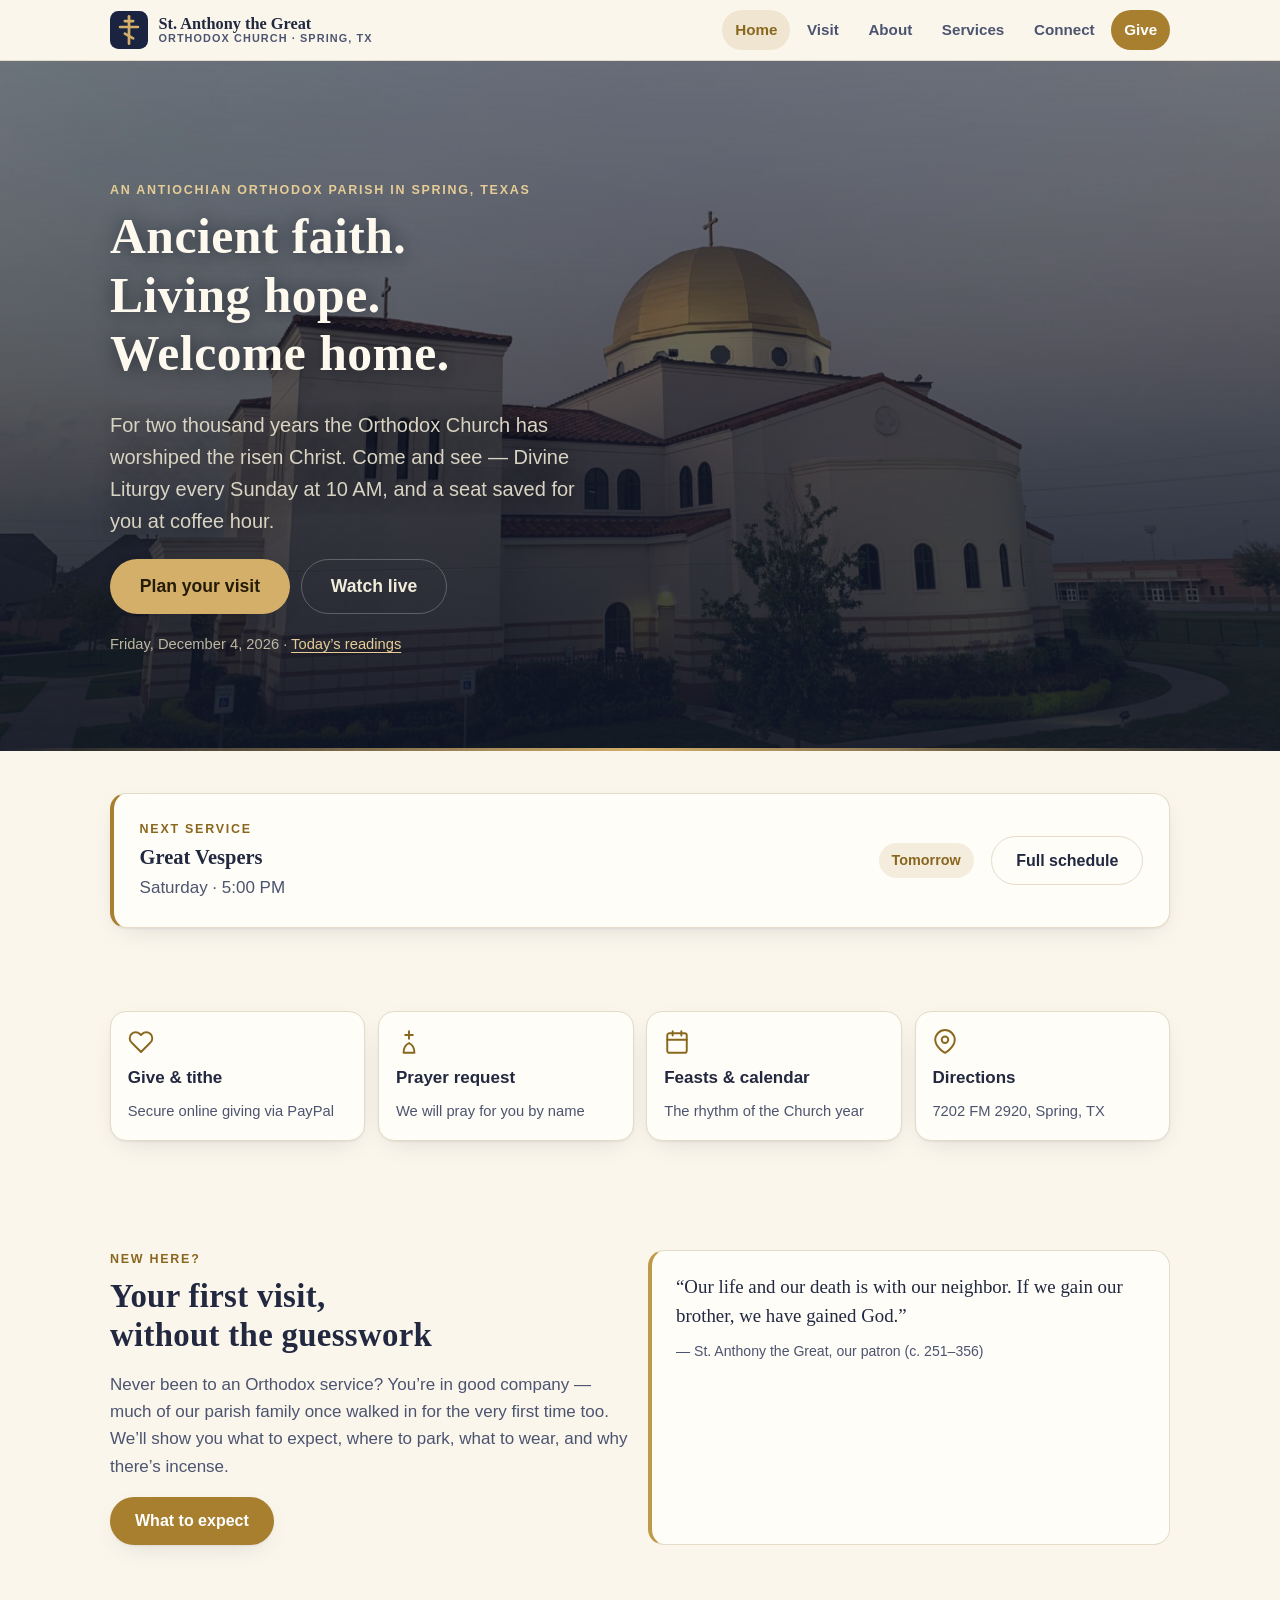
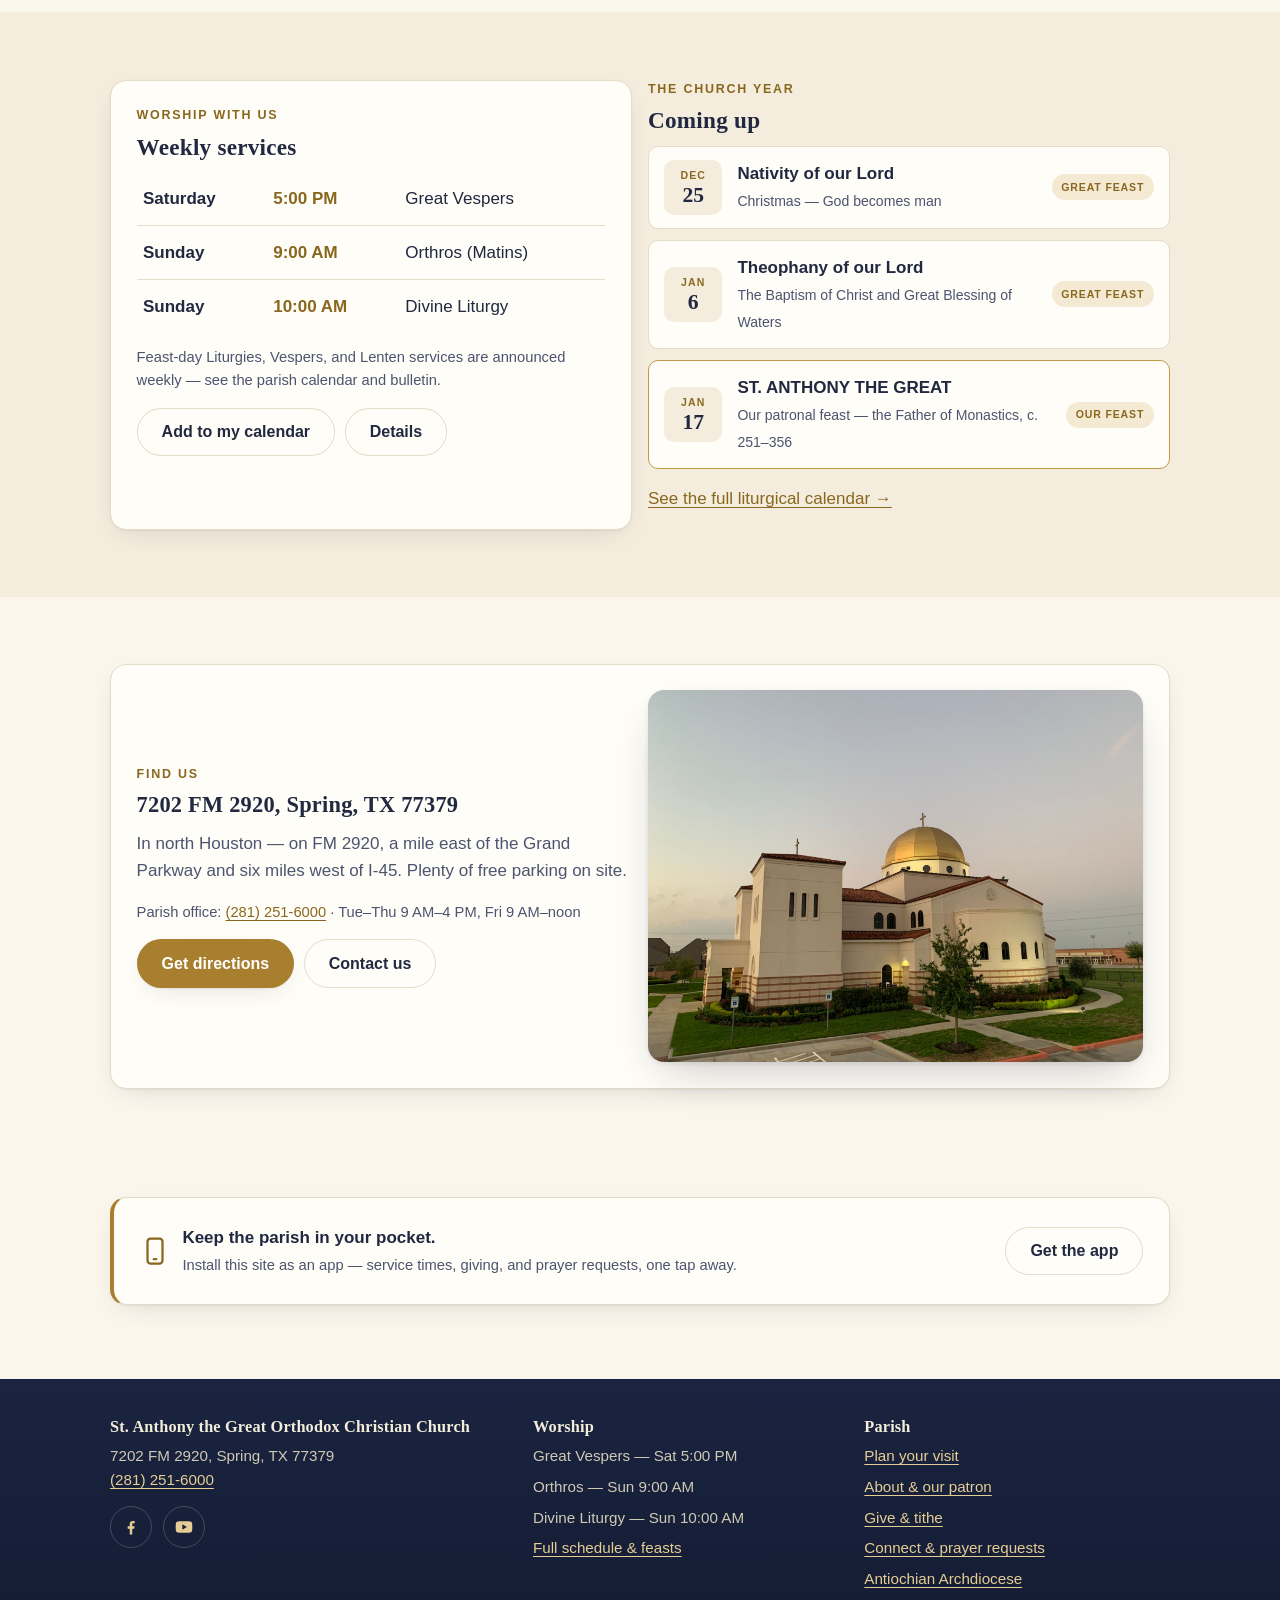
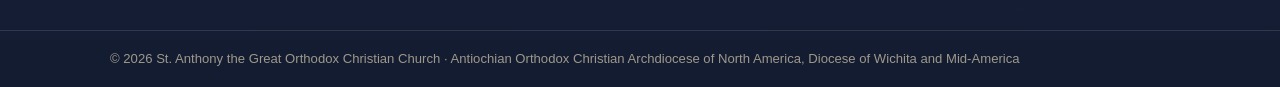
<file: index.html>
<!DOCTYPE html>
<html lang="en">
<head>
<meta charset="utf-8">
<meta name="viewport" content="width=device-width, initial-scale=1, viewport-fit=cover">
<title>St. Anthony the Great Orthodox Church — Spring, TX</title>
<meta name="description" content="St. Anthony the Great Antiochian Orthodox Christian Church in Spring, Texas. Divine Liturgy Sundays at 10 AM. All are welcome — plan your visit, see the liturgical calendar, give online, and connect with the parish.">
<meta name="theme-color" content="#1a2440">
<link rel="icon" href="./favicon.svg" type="image/svg+xml">
<link rel="apple-touch-icon" href="./assets/icons/apple-touch-icon.png">
<link rel="manifest" href="./manifest.webmanifest">
<link rel="stylesheet" href="./assets/css/main.css">
<meta property="og:type" content="website">
<meta property="og:title" content="St. Anthony the Great Orthodox Church — Spring, TX">
<meta property="og:description" content="An Antiochian Orthodox Christian parish in north Houston. Divine Liturgy Sundays 10 AM — all are welcome.">
<meta property="og:url" content="https://www.stanthonythegreat.org/">
<meta property="og:image" content="https://www.stanthonythegreat.org/assets/img/church-hero.jpg">
<script type="application/ld+json">
{
  "@context": "https://schema.org",
  "@type": "Church",
  "name": "St. Anthony the Great Orthodox Christian Church",
  "url": "https://www.stanthonythegreat.org/",
  "telephone": "+1-281-251-6000",
  "address": {
    "@type": "PostalAddress",
    "streetAddress": "7202 FM 2920",
    "addressLocality": "Spring",
    "addressRegion": "TX",
    "postalCode": "77379",
    "addressCountry": "US"
  },
  "sameAs": [
    "https://www.facebook.com/stanthonyspringtx/",
    "https://www.youtube.com/@stanthonythegreat7202"
  ]
}
</script>
<script src="./assets/js/config.js" defer></script>
<script src="./assets/js/liturgical.js" defer></script>
<script src="./assets/js/main.js" defer></script>
</head>
<body>
<a class="skip-link" href="#main">Skip to content</a>

<header class="site-header">
  <div class="container header-inner">
    <a class="brand" href="./index.html">
      <svg class="brand-mark" viewBox="0 0 64 64" aria-hidden="true">
        <rect width="64" height="64" rx="14" fill="#1a2440"/>
        <g stroke="#d4af6a" stroke-width="4.5" stroke-linecap="round" fill="none">
          <path d="M32 9v46"/><path d="M25 17h14"/><path d="M17 27h30"/><path d="M25 38l14 8"/>
        </g>
      </svg>
      <span>
        <span class="brand-name">St. Anthony the Great</span>
        <span class="brand-sub">Orthodox Church · Spring, TX</span>
      </span>
    </a>
    <nav class="top-nav" aria-label="Primary">
      <a href="./index.html" aria-current="page">Home</a>
      <a href="./visit.html">Visit</a>
      <a href="./about.html">About</a>
      <a href="./services.html">Services</a>
      <a href="./connect.html">Connect</a>
      <a class="nav-give" href="./give.html">Give</a>
    </nav>
  </div>
</header>

<main id="main">

  <!-- ============ HERO ============ -->
  <section class="hero hero--photo">
    <div class="container hero-inner">
      <p class="eyebrow">An Antiochian Orthodox parish in Spring, Texas</p>
      <h1>Ancient faith. Living hope. Welcome home.</h1>
      <p class="lede">For two thousand years the Orthodox Church has worshiped the risen Christ. Come and see — Divine Liturgy every Sunday at 10&nbsp;AM, and a seat saved for you at coffee hour.</p>
      <div class="hero-ctas">
        <a class="btn btn-primary btn-lg" href="./visit.html">Plan your visit</a>
        <a class="btn btn-ghost btn-lg" href="https://www.youtube.com/@stanthonythegreat7202/streams" rel="noopener">Watch live</a>
      </div>
      <p class="small" style="margin-top:1.2rem; color:#bdb6a2;">
        <span data-today></span> ·
        <a href="https://www.antiochian.org/liturgicday" rel="noopener" style="color:#e6cc95">Today’s readings</a>
      </p>
    </div>
  </section>

  <!-- ============ NEXT SERVICE ============ -->
  <section class="section-tight">
    <div class="container">
      <div class="card next-service" data-next-service hidden>
        <div>
          <div class="eyebrow" style="margin-bottom:.15em">Next service</div>
          <div class="ns-when"><span data-ns-name>Divine Liturgy</span></div>
          <div class="muted" data-ns-when>Sunday · 10:00 AM</div>
        </div>
        <span class="ns-count" data-ns-count>—</span>
        <a class="btn btn-ghost" href="./services.html">Full schedule</a>
      </div>
      <noscript>
        <div class="card next-service">
          <div>
            <div class="eyebrow" style="margin-bottom:.15em">Weekly services</div>
            <div class="ns-when">Sun 9:00 AM Orthros · 10:00 AM Divine Liturgy</div>
            <div class="muted">Saturday Great Vespers 5:00 PM</div>
          </div>
        </div>
      </noscript>
    </div>
  </section>

  <!-- ============ QUICK ACTIONS ============ -->
  <section class="section-tight">
    <div class="container">
      <div class="qa-grid">
        <a class="qa reveal" href="./give.html">
          <svg viewBox="0 0 24 24" fill="none" stroke="currentColor" stroke-width="1.8" stroke-linecap="round" stroke-linejoin="round" aria-hidden="true"><path d="M20.8 4.6a5.5 5.5 0 0 0-7.8 0L12 5.6l-1-1a5.5 5.5 0 0 0-7.8 7.8l1 1L12 21.2l7.8-7.8 1-1a5.5 5.5 0 0 0 0-7.8z"/></svg>
          Give &amp; tithe
          <span class="small muted">Secure online giving via PayPal</span>
        </a>
        <a class="qa reveal" href="./connect.html#prayer">
          <svg viewBox="0 0 24 24" fill="none" stroke="currentColor" stroke-width="1.8" stroke-linecap="round" stroke-linejoin="round" aria-hidden="true"><path d="M12 2v7M8.5 5.5h7"/><path d="M7 22c0-5 1.5-7.5 5-9 3.5 1.5 5 4 5 9z"/></svg>
          Prayer request
          <span class="small muted">We will pray for you by name</span>
        </a>
        <a class="qa reveal" href="./services.html#calendar">
          <svg viewBox="0 0 24 24" fill="none" stroke="currentColor" stroke-width="1.8" stroke-linecap="round" stroke-linejoin="round" aria-hidden="true"><rect x="3" y="4" width="18" height="18" rx="2"/><path d="M16 2v4M8 2v4M3 10h18"/></svg>
          Feasts &amp; calendar
          <span class="small muted">The rhythm of the Church year</span>
        </a>
        <a class="qa reveal" href="#" data-directions rel="noopener">
          <svg viewBox="0 0 24 24" fill="none" stroke="currentColor" stroke-width="1.8" stroke-linecap="round" stroke-linejoin="round" aria-hidden="true"><path d="M21 10c0 7-9 12-9 12s-9-5-9-12a9 9 0 0 1 18 0z"/><circle cx="12" cy="10" r="3"/></svg>
          Directions
          <span class="small muted">7202 FM 2920, Spring, TX</span>
        </a>
      </div>
    </div>
  </section>

  <!-- ============ NEW HERE ============ -->
  <section class="section">
    <div class="container grid grid-2">
      <div class="reveal">
        <p class="eyebrow">New here?</p>
        <h2>Your first visit, without the guesswork</h2>
        <p class="muted">Never been to an Orthodox service? You’re in good company — much of our parish family once walked in for the very first time too. We’ll show you what to expect, where to park, what to wear, and why there’s incense.</p>
        <a class="btn btn-primary" href="./visit.html">What to expect</a>
      </div>
      <blockquote class="saying reveal">
        “Our life and our death is with our neighbor. If we gain our brother, we have gained God.”
        <footer>— St. Anthony the Great, our patron (c. 251–356)</footer>
      </blockquote>
    </div>
  </section>

  <!-- ============ SCHEDULE + FEASTS ============ -->
  <section class="section" style="background:var(--surface-2)">
    <div class="container grid grid-2">
      <div class="card reveal">
        <p class="eyebrow">Worship with us</p>
        <h3 style="font-size:1.45rem">Weekly services</h3>
        <table class="sched" aria-label="Weekly service schedule">
          <tbody data-schedule>
            <tr><th scope="row">Saturday</th><td class="t">5:00 PM</td><td>Great Vespers</td></tr>
            <tr><th scope="row">Sunday</th><td class="t">9:00 AM</td><td>Orthros (Matins)</td></tr>
            <tr><th scope="row">Sunday</th><td class="t">10:00 AM</td><td>Divine Liturgy</td></tr>
          </tbody>
        </table>
        <p class="small muted" style="margin-top:.8rem">Feast-day Liturgies, Vespers, and Lenten services are announced weekly — see the parish calendar and bulletin.</p>
        <div style="display:flex; gap:.6rem; flex-wrap:wrap">
          <a class="btn btn-ghost" href="./assets/services.ics" download>Add to my calendar</a>
          <a class="btn btn-ghost" href="./services.html">Details</a>
        </div>
      </div>
      <div class="reveal">
        <p class="eyebrow">The Church year</p>
        <h3 style="font-size:1.45rem">Coming up</h3>
        <ul class="feast-list" data-feasts="3"></ul>
        <p style="margin-top:1rem"><a href="./services.html#calendar">See the full liturgical calendar →</a></p>
      </div>
    </div>
  </section>

  <!-- ============ VISIT / MAP ============ -->
  <section class="section">
    <div class="container">
      <div class="card grid grid-2 reveal" style="align-items:center">
        <div>
          <p class="eyebrow">Find us</p>
          <h3 style="font-size:1.4rem">7202 FM 2920, Spring, TX 77379</h3>
          <p class="muted">In north Houston — on FM 2920, a mile east of the Grand Parkway and six miles west of I-45. Plenty of free parking on site.</p>
          <p class="muted small">Parish office: <a data-phone href="tel:+12812516000">(281) 251-6000</a> · Tue–Thu 9 AM–4 PM, Fri 9 AM–noon</p>
          <div style="display:flex; gap:.6rem; flex-wrap:wrap">
            <a class="btn btn-primary" href="#" data-directions rel="noopener">Get directions</a>
            <a class="btn btn-ghost" href="./connect.html">Contact us</a>
          </div>
        </div>
        <div class="photo-card">
          <img src="./assets/img/church-hero.jpg" alt="St. Anthony the Great Orthodox Church at dusk — cream walls, tile roofs, and the gold dome crowned with a cross" loading="lazy" width="1800" height="1350">
        </div>
      </div>
    </div>
  </section>

  <!-- ============ APP ============ -->
  <section class="section-tight">
    <div class="container">
      <div class="card install-tip show reveal" style="border-left:4px solid var(--accent)">
        <svg viewBox="0 0 24 24" width="30" height="30" fill="none" stroke="var(--accent-strong)" stroke-width="1.8" stroke-linecap="round" aria-hidden="true"><rect x="6" y="2" width="12" height="20" rx="2.5"/><path d="M11 18.5h2"/></svg>
        <span><strong>Keep the parish in your pocket.</strong><br>
        <span class="muted small">Install this site as an app — service times, giving, and prayer requests, one tap away.</span></span>
        <button class="btn btn-ghost" type="button" data-install>Get the app</button>
      </div>
    </div>
  </section>

</main>

<!-- ============ FOOTER ============ -->
<footer class="site-footer">
  <div class="container footer-grid">
    <div>
      <h4>St. Anthony the Great Orthodox Christian Church</h4>
      <p style="margin:0">7202 FM 2920, Spring, TX 77379<br>
      <a data-phone href="tel:+12812516000">(281) 251-6000</a></p>
      <div class="social-row">
        <a href="https://www.facebook.com/stanthonyspringtx/" rel="noopener" aria-label="Facebook">
          <svg viewBox="0 0 24 24" fill="currentColor" aria-hidden="true"><path d="M13.5 21v-7h2.4l.4-3h-2.8V9.1c0-.9.2-1.5 1.5-1.5h1.4V4.9c-.3 0-1.2-.1-2.2-.1-2.2 0-3.7 1.3-3.7 3.8V11H8v3h2.5v7z"/></svg>
        </a>
        <a href="https://www.youtube.com/@stanthonythegreat7202" rel="noopener" aria-label="YouTube">
          <svg viewBox="0 0 24 24" fill="currentColor" aria-hidden="true"><path d="M21.6 7.2a2.6 2.6 0 0 0-1.8-1.9C18.2 5 12 5 12 5s-6.2 0-7.8.3a2.6 2.6 0 0 0-1.8 1.9A27 27 0 0 0 2 12a27 27 0 0 0 .4 4.8 2.6 2.6 0 0 0 1.8 1.9c1.6.3 7.8.3 7.8.3s6.2 0 7.8-.3a2.6 2.6 0 0 0 1.8-1.9A27 27 0 0 0 22 12a27 27 0 0 0-.4-4.8zM10 15.2V8.8L15.5 12z"/></svg>
        </a>
      </div>
    </div>
    <div>
      <h4>Worship</h4>
      <ul class="footer-links">
        <li>Great Vespers — Sat 5:00 PM</li>
        <li>Orthros — Sun 9:00 AM</li>
        <li>Divine Liturgy — Sun 10:00 AM</li>
        <li><a href="./services.html">Full schedule &amp; feasts</a></li>
      </ul>
    </div>
    <div>
      <h4>Parish</h4>
      <ul class="footer-links">
        <li><a href="./visit.html">Plan your visit</a></li>
        <li><a href="./about.html">About &amp; our patron</a></li>
        <li><a href="./give.html">Give &amp; tithe</a></li>
        <li><a href="./connect.html">Connect &amp; prayer requests</a></li>
        <li><a href="https://www.antiochian.org/" rel="noopener">Antiochian Archdiocese</a></li>
      </ul>
    </div>
  </div>
  <div class="footer-base">
    <div class="container">© <span data-year>2026</span> St. Anthony the Great Orthodox Christian Church · Antiochian Orthodox Christian Archdiocese of North America, Diocese of Wichita and Mid-America</div>
  </div>
</footer>

<!-- ============ APP TAB BAR ============ -->
<nav class="tabbar" aria-label="App navigation">
  <a href="./index.html" aria-current="page">
    <svg viewBox="0 0 24 24" fill="none" stroke="currentColor" stroke-width="1.9" stroke-linecap="round" stroke-linejoin="round" aria-hidden="true"><path d="M3 10.5 12 3l9 7.5"/><path d="M5 9.5V21h14V9.5"/></svg>
    Home
  </a>
  <a href="./visit.html">
    <svg viewBox="0 0 24 24" fill="none" stroke="currentColor" stroke-width="1.9" stroke-linecap="round" stroke-linejoin="round" aria-hidden="true"><path d="M21 10c0 7-9 12-9 12s-9-5-9-12a9 9 0 0 1 18 0z"/><circle cx="12" cy="10" r="3"/></svg>
    Visit
  </a>
  <a href="./services.html">
    <svg viewBox="0 0 24 24" fill="none" stroke="currentColor" stroke-width="1.9" stroke-linecap="round" stroke-linejoin="round" aria-hidden="true"><rect x="3" y="4" width="18" height="18" rx="2"/><path d="M16 2v4M8 2v4M3 10h18"/></svg>
    Services
  </a>
  <a href="./give.html">
    <svg viewBox="0 0 24 24" fill="none" stroke="currentColor" stroke-width="1.9" stroke-linecap="round" stroke-linejoin="round" aria-hidden="true"><path d="M20.8 4.6a5.5 5.5 0 0 0-7.8 0L12 5.6l-1-1a5.5 5.5 0 0 0-7.8 7.8l1 1L12 21.2l7.8-7.8 1-1a5.5 5.5 0 0 0 0-7.8z"/></svg>
    Give
  </a>
  <a href="./connect.html">
    <svg viewBox="0 0 24 24" fill="none" stroke="currentColor" stroke-width="1.9" stroke-linecap="round" stroke-linejoin="round" aria-hidden="true"><path d="M21 11.5a8.5 8.5 0 0 1-8.5 8.5c-1.5 0-3-.4-4.2-1.1L3 20l1.1-5.3A8.5 8.5 0 1 1 21 11.5z"/></svg>
    Connect
  </a>
</nav>

</body>
</html>
</file>
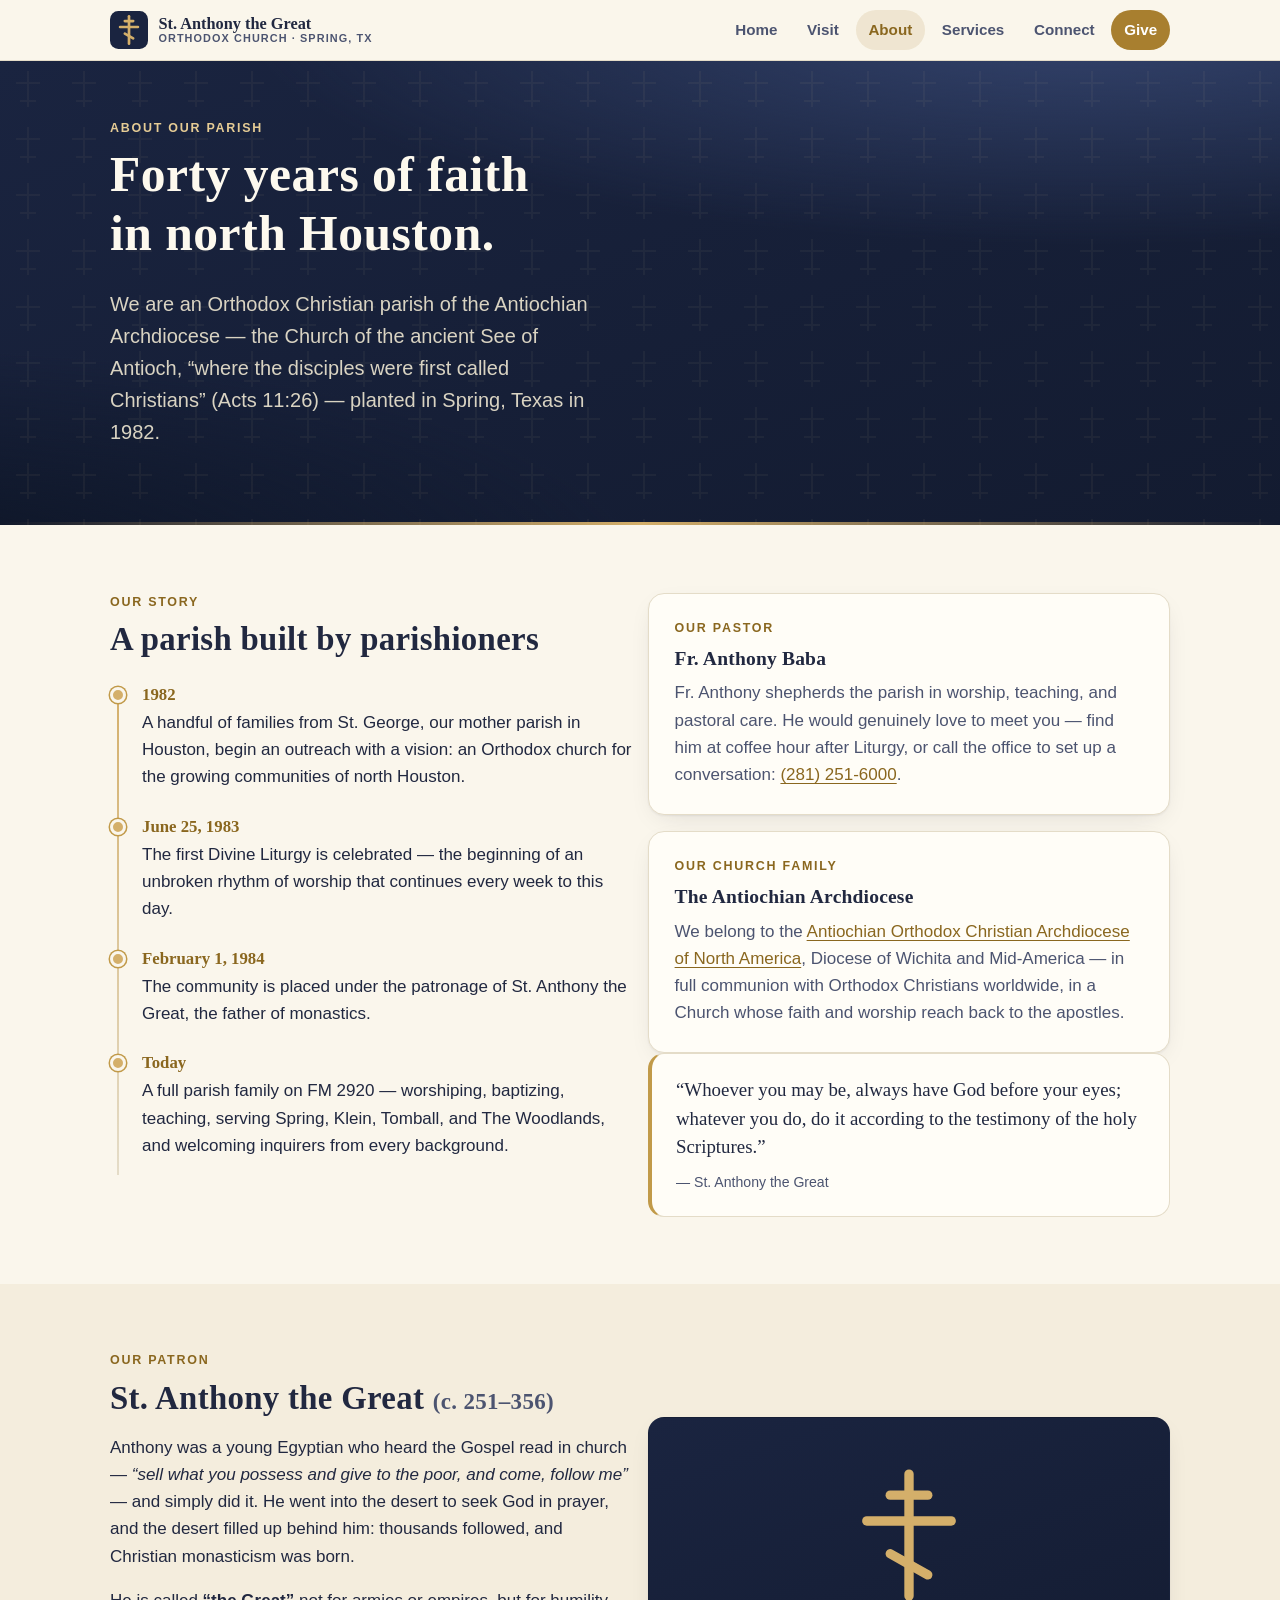
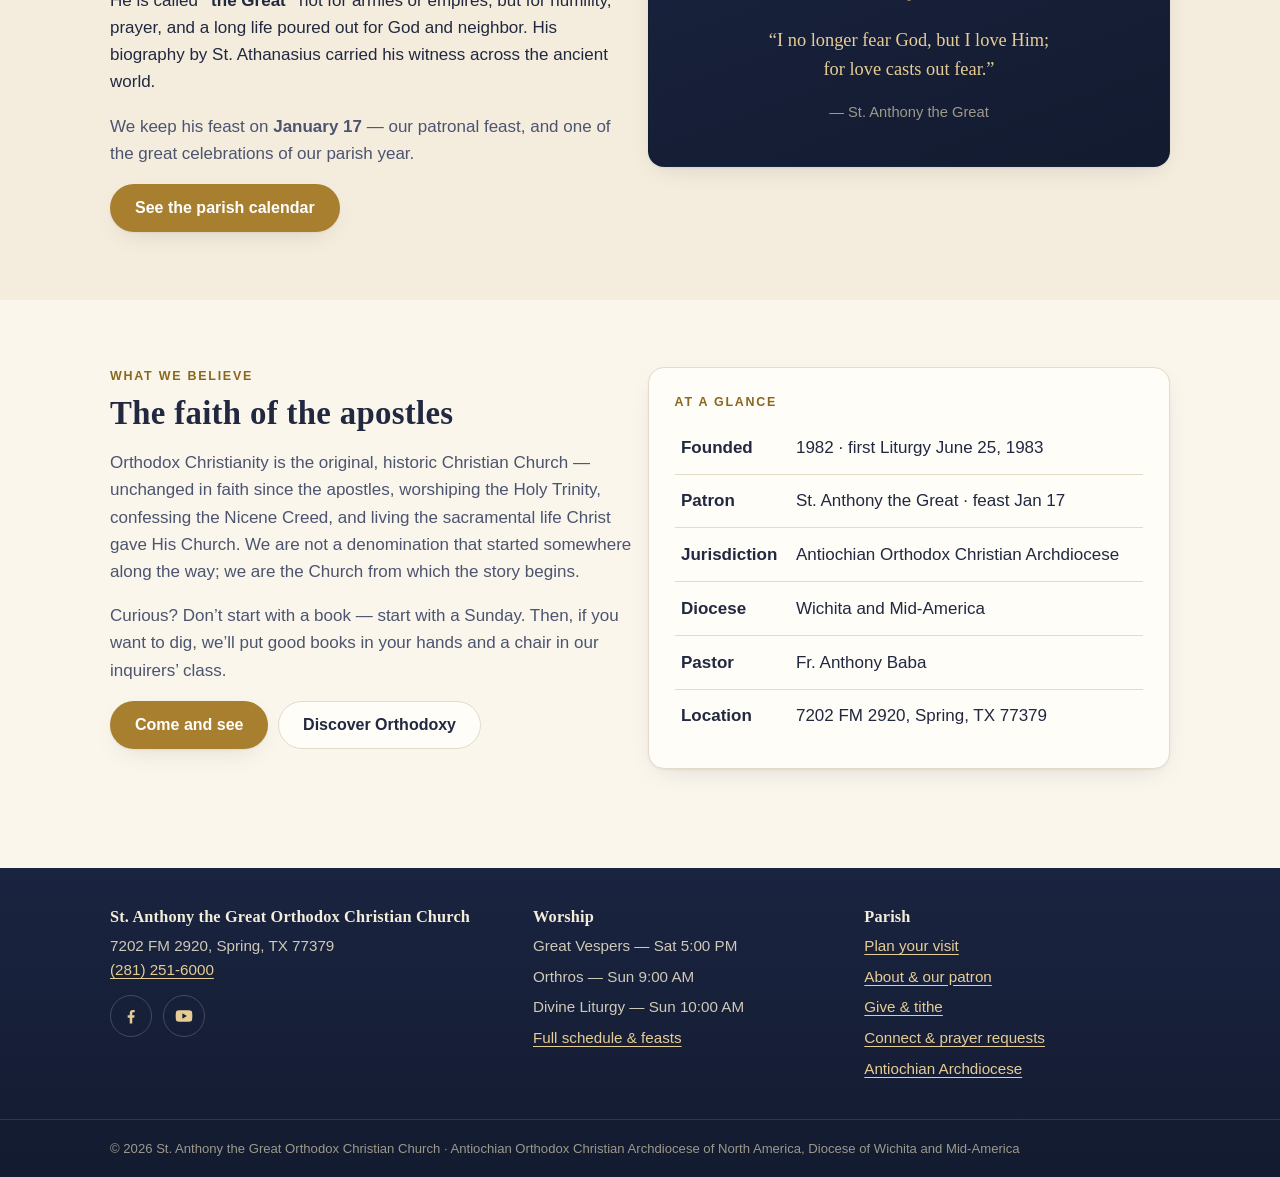
<file: about.html>
<!DOCTYPE html>
<html lang="en">
<head>
<meta charset="utf-8">
<meta name="viewport" content="width=device-width, initial-scale=1, viewport-fit=cover">
<title>About Us — St. Anthony the Great Orthodox Church, Spring TX</title>
<meta name="description" content="The story of St. Anthony the Great Orthodox Christian Church in Spring, Texas — an Antiochian Orthodox parish serving north Houston since 1982 — and the desert father whose name we bear.">
<meta name="theme-color" content="#1a2440">
<meta property="og:image" content="https://www.stanthonythegreat.org/assets/img/church-hero.jpg">
<link rel="icon" href="./favicon.svg" type="image/svg+xml">
<link rel="apple-touch-icon" href="./assets/icons/apple-touch-icon.png">
<link rel="manifest" href="./manifest.webmanifest">
<link rel="stylesheet" href="./assets/css/main.css">
<script src="./assets/js/config.js" defer></script>
<script src="./assets/js/liturgical.js" defer></script>
<script src="./assets/js/main.js" defer></script>
</head>
<body>
<a class="skip-link" href="#main">Skip to content</a>

<header class="site-header">
  <div class="container header-inner">
    <a class="brand" href="./index.html">
      <svg class="brand-mark" viewBox="0 0 64 64" aria-hidden="true">
        <rect width="64" height="64" rx="14" fill="#1a2440"/>
        <g stroke="#d4af6a" stroke-width="4.5" stroke-linecap="round" fill="none">
          <path d="M32 9v46"/><path d="M25 17h14"/><path d="M17 27h30"/><path d="M25 38l14 8"/>
        </g>
      </svg>
      <span>
        <span class="brand-name">St. Anthony the Great</span>
        <span class="brand-sub">Orthodox Church · Spring, TX</span>
      </span>
    </a>
    <nav class="top-nav" aria-label="Primary">
      <a href="./index.html">Home</a>
      <a href="./visit.html">Visit</a>
      <a href="./about.html" aria-current="page">About</a>
      <a href="./services.html">Services</a>
      <a href="./connect.html">Connect</a>
      <a class="nav-give" href="./give.html">Give</a>
    </nav>
  </div>
</header>

<main id="main">

  <section class="hero page-hero">
    <div class="container hero-inner">
      <p class="eyebrow">About our parish</p>
      <h1>Forty years of faith in north Houston.</h1>
      <p class="lede">We are an Orthodox Christian parish of the Antiochian Archdiocese — the Church of the ancient See of Antioch, “where the disciples were first called Christians” (Acts 11:26) — planted in Spring, Texas in 1982.</p>
    </div>
  </section>

  <section class="section">
    <div class="container grid grid-2">
      <div class="reveal">
        <p class="eyebrow">Our story</p>
        <h2>A parish built by parishioners</h2>
        <ul class="timeline" style="margin-top:1.4rem">
          <li>
            <span class="year">1982</span><br>
            A handful of families from St. George, our mother parish in Houston, begin an outreach with a vision: an Orthodox church for the growing communities of north Houston.
          </li>
          <li>
            <span class="year">June 25, 1983</span><br>
            The first Divine Liturgy is celebrated — the beginning of an unbroken rhythm of worship that continues every week to this day.
          </li>
          <li>
            <span class="year">February 1, 1984</span><br>
            The community is placed under the patronage of St. Anthony the Great, the father of monastics.
          </li>
          <li>
            <span class="year">Today</span><br>
            A full parish family on FM 2920 — worshiping, baptizing, teaching, serving Spring, Klein, Tomball, and The Woodlands, and welcoming inquirers from every background.
          </li>
        </ul>
      </div>
      <div class="stack reveal">
        <div class="card">
          <p class="eyebrow">Our pastor</p>
          <h3>Fr. Anthony Baba</h3>
          <p class="muted" style="margin:0">Fr. Anthony shepherds the parish in worship, teaching, and pastoral care. He would genuinely love to meet you — find him at coffee hour after Liturgy, or call the office to set up a conversation: <a data-phone href="tel:+12812516000">(281) 251-6000</a>.</p>
        </div>
        <div class="card">
          <p class="eyebrow">Our church family</p>
          <h3>The Antiochian Archdiocese</h3>
          <p class="muted" style="margin:0">We belong to the <a href="https://www.antiochian.org/" rel="noopener">Antiochian Orthodox Christian Archdiocese of North America</a>, Diocese of Wichita and Mid-America — in full communion with Orthodox Christians worldwide, in a Church whose faith and worship reach back to the apostles.</p>
        </div>
        <blockquote class="saying">
          “Whoever you may be, always have God before your eyes; whatever you do, do it according to the testimony of the holy Scriptures.”
          <footer>— St. Anthony the Great</footer>
        </blockquote>
      </div>
    </div>
  </section>

  <section class="section" style="background:var(--surface-2)">
    <div class="container">
      <div class="grid grid-2" style="align-items:center">
        <div class="reveal">
          <p class="eyebrow">Our patron</p>
          <h2>St. Anthony the Great <span class="muted" style="font-size:.7em">(c. 251–356)</span></h2>
          <p>Anthony was a young Egyptian who heard the Gospel read in church — <em>“sell what you possess and give to the poor, and come, follow me”</em> — and simply did it. He went into the desert to seek God in prayer, and the desert filled up behind him: thousands followed, and Christian monasticism was born.</p>
          <p>He is called <strong>“the Great”</strong> not for armies or empires, but for humility, prayer, and a long life poured out for God and neighbor. His biography by St. Athanasius carried his witness across the ancient world.</p>
          <p class="muted">We keep his feast on <strong>January 17</strong> — our patronal feast, and one of the great celebrations of our parish year.</p>
          <a class="btn btn-primary" href="./services.html#calendar">See the parish calendar</a>
        </div>
        <div class="card reveal center" style="background:linear-gradient(160deg, var(--navy-800), var(--navy-900)); border-color:transparent">
          <svg viewBox="0 0 64 64" aria-hidden="true" style="max-width:150px; margin:1rem auto">
            <g stroke="#d4af6a" stroke-width="4" stroke-linecap="round" fill="none">
              <path d="M32 6v52"/><path d="M24 15h16"/><path d="M14 26h36"/><path d="M24 40l16 9"/>
            </g>
          </svg>
          <p style="color:#e6cc95; font-family:var(--font-display); font-size:1.15rem; margin:0 0 1rem">
            “I no longer fear God, but I love Him;<br>for love casts out fear.”
          </p>
          <p class="small" style="color:#9d998b; margin:0 0 1rem">— St. Anthony the Great</p>
        </div>
      </div>
    </div>
  </section>

  <section class="section">
    <div class="container grid grid-2">
      <div class="reveal">
        <p class="eyebrow">What we believe</p>
        <h2>The faith of the apostles</h2>
        <p class="muted">Orthodox Christianity is the original, historic Christian Church — unchanged in faith since the apostles, worshiping the Holy Trinity, confessing the Nicene Creed, and living the sacramental life Christ gave His Church. We are not a denomination that started somewhere along the way; we are the Church from which the story begins.</p>
        <p class="muted">Curious? Don’t start with a book — start with a Sunday. Then, if you want to dig, we’ll put good books in your hands and a chair in our inquirers’ class.</p>
        <div style="display:flex; gap:.6rem; flex-wrap:wrap">
          <a class="btn btn-primary" href="./visit.html">Come and see</a>
          <a class="btn btn-ghost" href="https://www.antiochian.org/discover" rel="noopener">Discover Orthodoxy</a>
        </div>
      </div>
      <div class="card reveal">
        <p class="eyebrow">At a glance</p>
        <table class="sched">
          <tbody>
            <tr><th scope="row">Founded</th><td>1982 · first Liturgy June 25, 1983</td></tr>
            <tr><th scope="row">Patron</th><td>St. Anthony the Great · feast Jan 17</td></tr>
            <tr><th scope="row">Jurisdiction</th><td>Antiochian Orthodox Christian Archdiocese</td></tr>
            <tr><th scope="row">Diocese</th><td>Wichita and Mid-America</td></tr>
            <tr><th scope="row">Pastor</th><td>Fr. Anthony Baba</td></tr>
            <tr><th scope="row">Location</th><td>7202 FM 2920, Spring, TX 77379</td></tr>
          </tbody>
        </table>
      </div>
    </div>
  </section>

</main>

<footer class="site-footer">
  <div class="container footer-grid">
    <div>
      <h4>St. Anthony the Great Orthodox Christian Church</h4>
      <p style="margin:0">7202 FM 2920, Spring, TX 77379<br>
      <a data-phone href="tel:+12812516000">(281) 251-6000</a></p>
      <div class="social-row">
        <a href="https://www.facebook.com/stanthonyspringtx/" rel="noopener" aria-label="Facebook">
          <svg viewBox="0 0 24 24" fill="currentColor" aria-hidden="true"><path d="M13.5 21v-7h2.4l.4-3h-2.8V9.1c0-.9.2-1.5 1.5-1.5h1.4V4.9c-.3 0-1.2-.1-2.2-.1-2.2 0-3.7 1.3-3.7 3.8V11H8v3h2.5v7z"/></svg>
        </a>
        <a href="https://www.youtube.com/@stanthonythegreat7202" rel="noopener" aria-label="YouTube">
          <svg viewBox="0 0 24 24" fill="currentColor" aria-hidden="true"><path d="M21.6 7.2a2.6 2.6 0 0 0-1.8-1.9C18.2 5 12 5 12 5s-6.2 0-7.8.3a2.6 2.6 0 0 0-1.8 1.9A27 27 0 0 0 2 12a27 27 0 0 0 .4 4.8 2.6 2.6 0 0 0 1.8 1.9c1.6.3 7.8.3 7.8.3s6.2 0 7.8-.3a2.6 2.6 0 0 0 1.8-1.9A27 27 0 0 0 22 12a27 27 0 0 0-.4-4.8zM10 15.2V8.8L15.5 12z"/></svg>
        </a>
      </div>
    </div>
    <div>
      <h4>Worship</h4>
      <ul class="footer-links">
        <li>Great Vespers — Sat 5:00 PM</li>
        <li>Orthros — Sun 9:00 AM</li>
        <li>Divine Liturgy — Sun 10:00 AM</li>
        <li><a href="./services.html">Full schedule &amp; feasts</a></li>
      </ul>
    </div>
    <div>
      <h4>Parish</h4>
      <ul class="footer-links">
        <li><a href="./visit.html">Plan your visit</a></li>
        <li><a href="./about.html">About &amp; our patron</a></li>
        <li><a href="./give.html">Give &amp; tithe</a></li>
        <li><a href="./connect.html">Connect &amp; prayer requests</a></li>
        <li><a href="https://www.antiochian.org/" rel="noopener">Antiochian Archdiocese</a></li>
      </ul>
    </div>
  </div>
  <div class="footer-base">
    <div class="container">© <span data-year>2026</span> St. Anthony the Great Orthodox Christian Church · Antiochian Orthodox Christian Archdiocese of North America, Diocese of Wichita and Mid-America</div>
  </div>
</footer>

<nav class="tabbar" aria-label="App navigation">
  <a href="./index.html">
    <svg viewBox="0 0 24 24" fill="none" stroke="currentColor" stroke-width="1.9" stroke-linecap="round" stroke-linejoin="round" aria-hidden="true"><path d="M3 10.5 12 3l9 7.5"/><path d="M5 9.5V21h14V9.5"/></svg>
    Home
  </a>
  <a href="./visit.html">
    <svg viewBox="0 0 24 24" fill="none" stroke="currentColor" stroke-width="1.9" stroke-linecap="round" stroke-linejoin="round" aria-hidden="true"><path d="M21 10c0 7-9 12-9 12s-9-5-9-12a9 9 0 0 1 18 0z"/><circle cx="12" cy="10" r="3"/></svg>
    Visit
  </a>
  <a href="./services.html">
    <svg viewBox="0 0 24 24" fill="none" stroke="currentColor" stroke-width="1.9" stroke-linecap="round" stroke-linejoin="round" aria-hidden="true"><rect x="3" y="4" width="18" height="18" rx="2"/><path d="M16 2v4M8 2v4M3 10h18"/></svg>
    Services
  </a>
  <a href="./give.html">
    <svg viewBox="0 0 24 24" fill="none" stroke="currentColor" stroke-width="1.9" stroke-linecap="round" stroke-linejoin="round" aria-hidden="true"><path d="M20.8 4.6a5.5 5.5 0 0 0-7.8 0L12 5.6l-1-1a5.5 5.5 0 0 0-7.8 7.8l1 1L12 21.2l7.8-7.8 1-1a5.5 5.5 0 0 0 0-7.8z"/></svg>
    Give
  </a>
  <a href="./connect.html">
    <svg viewBox="0 0 24 24" fill="none" stroke="currentColor" stroke-width="1.9" stroke-linecap="round" stroke-linejoin="round" aria-hidden="true"><path d="M21 11.5a8.5 8.5 0 0 1-8.5 8.5c-1.5 0-3-.4-4.2-1.1L3 20l1.1-5.3A8.5 8.5 0 1 1 21 11.5z"/></svg>
    Connect
  </a>
</nav>

</body>
</html>
</file>
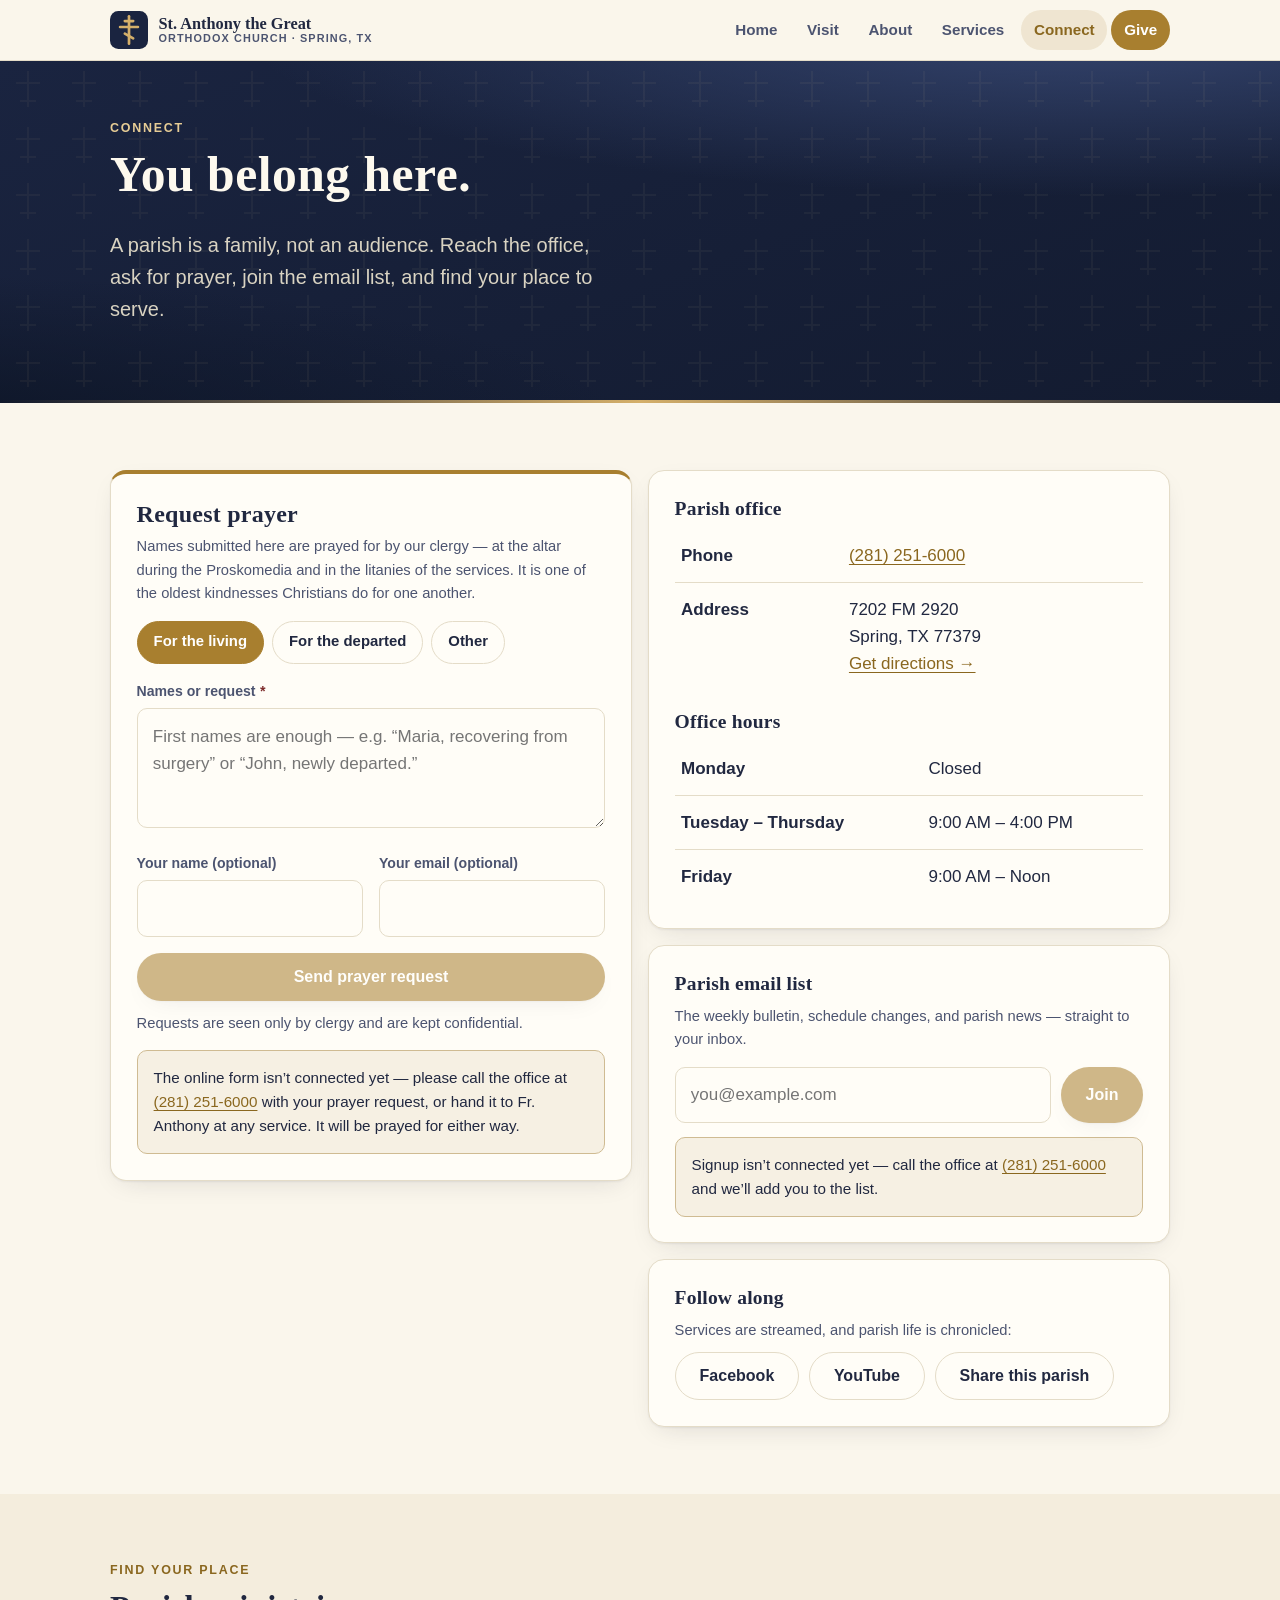
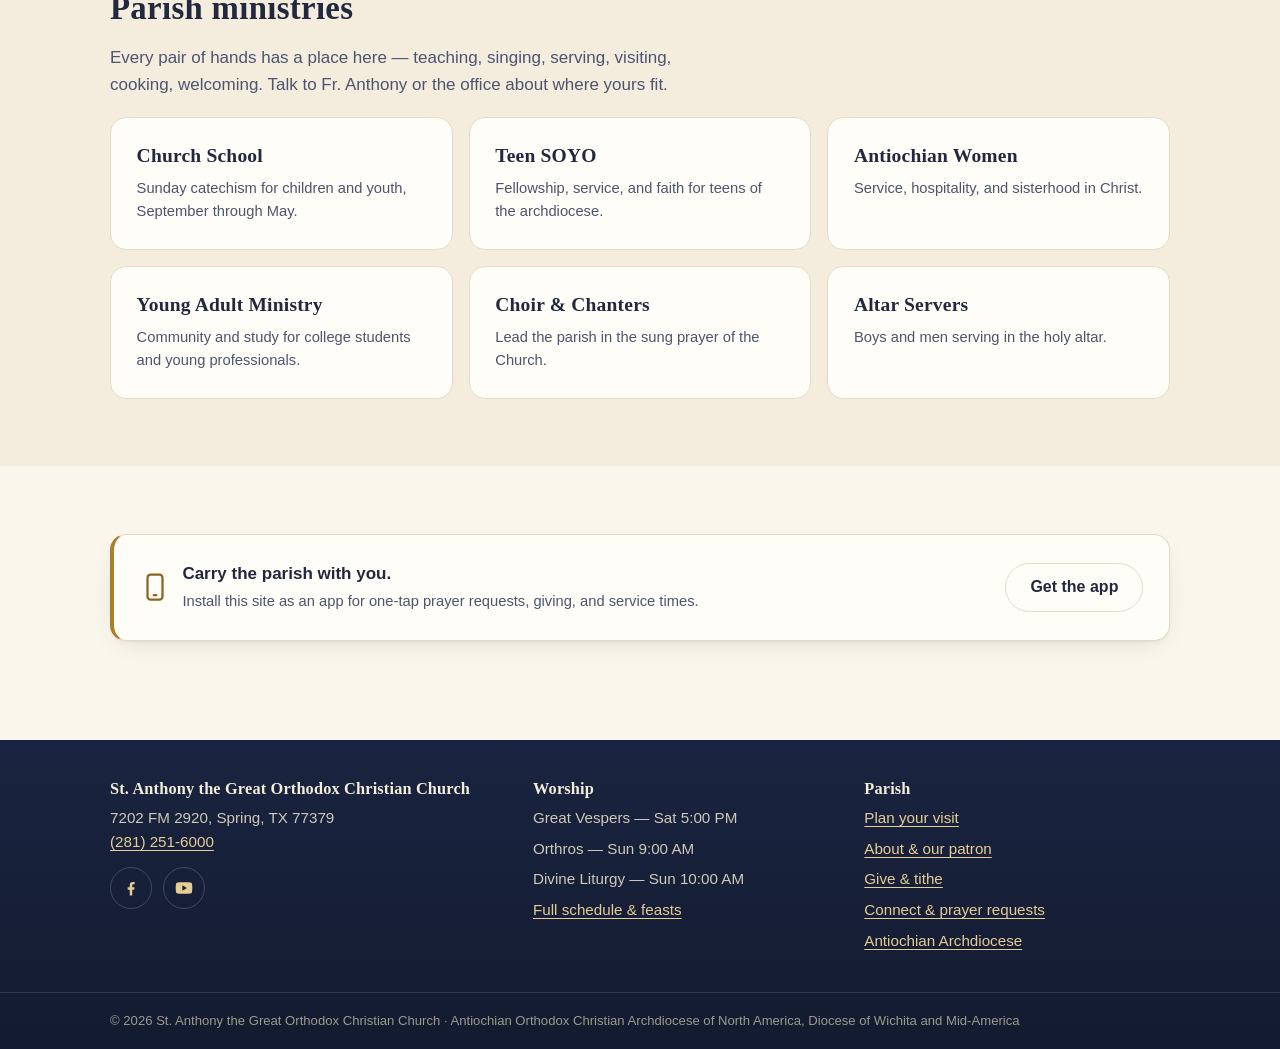
<file: connect.html>
<!DOCTYPE html>
<html lang="en">
<head>
<meta charset="utf-8">
<meta name="viewport" content="width=device-width, initial-scale=1, viewport-fit=cover">
<title>Connect — St. Anthony the Great Orthodox Church, Spring TX</title>
<meta name="description" content="Connect with St. Anthony the Great Orthodox Church in Spring, TX — send a prayer request, contact the parish office, join the email list, and find your place in parish ministries.">
<meta name="theme-color" content="#1a2440">
<meta property="og:image" content="https://www.stanthonythegreat.org/assets/img/church-hero.jpg">
<link rel="icon" href="./favicon.svg" type="image/svg+xml">
<link rel="apple-touch-icon" href="./assets/icons/apple-touch-icon.png">
<link rel="manifest" href="./manifest.webmanifest">
<link rel="stylesheet" href="./assets/css/main.css">
<script src="./assets/js/config.js" defer></script>
<script src="./assets/js/liturgical.js" defer></script>
<script src="./assets/js/main.js" defer></script>
<script src="./assets/js/connect.js" defer></script>
</head>
<body>
<a class="skip-link" href="#main">Skip to content</a>

<header class="site-header">
  <div class="container header-inner">
    <a class="brand" href="./index.html">
      <svg class="brand-mark" viewBox="0 0 64 64" aria-hidden="true">
        <rect width="64" height="64" rx="14" fill="#1a2440"/>
        <g stroke="#d4af6a" stroke-width="4.5" stroke-linecap="round" fill="none">
          <path d="M32 9v46"/><path d="M25 17h14"/><path d="M17 27h30"/><path d="M25 38l14 8"/>
        </g>
      </svg>
      <span>
        <span class="brand-name">St. Anthony the Great</span>
        <span class="brand-sub">Orthodox Church · Spring, TX</span>
      </span>
    </a>
    <nav class="top-nav" aria-label="Primary">
      <a href="./index.html">Home</a>
      <a href="./visit.html">Visit</a>
      <a href="./about.html">About</a>
      <a href="./services.html">Services</a>
      <a href="./connect.html" aria-current="page">Connect</a>
      <a class="nav-give" href="./give.html">Give</a>
    </nav>
  </div>
</header>

<main id="main">

  <section class="hero page-hero">
    <div class="container hero-inner">
      <p class="eyebrow">Connect</p>
      <h1>You belong here.</h1>
      <p class="lede">A parish is a family, not an audience. Reach the office, ask for prayer, join the email list, and find your place to serve.</p>
    </div>
  </section>

  <section class="section">
    <div class="container grid grid-2" style="align-items:start">

      <!-- ============ PRAYER REQUEST ============ -->
      <div class="card" id="prayer" style="border-top:4px solid var(--accent)">
        <h2 style="font-size:1.5rem; margin-bottom:.3em">Request prayer</h2>
        <p class="muted small">Names submitted here are prayed for by our clergy — at the altar during the Proskomedia and in the litanies of the services. It is one of the oldest kindnesses Christians do for one another.</p>

        <form id="prayer-form" novalidate>
          <div class="radio-row" role="radiogroup" aria-label="Prayer intention" style="margin-bottom:1rem">
            <label class="radio-pill"><input type="radio" name="intention" value="For the living (health & salvation)" checked><span>For the living</span></label>
            <label class="radio-pill"><input type="radio" name="intention" value="For the departed (memory eternal)"><span>For the departed</span></label>
            <label class="radio-pill"><input type="radio" name="intention" value="Other request"><span>Other</span></label>
          </div>
          <label class="field" for="pr-text">
            <span>Names or request <em style="color:var(--wine-600)">*</em></span>
            <textarea id="pr-text" required placeholder="First names are enough — e.g. “Maria, recovering from surgery” or “John, newly departed.”"></textarea>
          </label>
          <div class="grid grid-2">
            <label class="field" for="pr-name">
              <span>Your name (optional)</span>
              <input type="text" id="pr-name" autocomplete="name">
            </label>
            <label class="field" for="pr-email">
              <span>Your email (optional)</span>
              <input type="email" id="pr-email" autocomplete="email">
            </label>
          </div>
          <button class="btn btn-primary btn-block" type="submit">Send prayer request</button>
          <p class="small muted" style="margin:.7rem 0 0">Requests are seen only by clergy and are kept confidential.</p>
        </form>

        <div class="notice notice-ok" id="prayer-done" hidden>
          <strong>Received — thank you.</strong> Your request has been passed to the clergy. “Pray for one another, that you may be healed” (James 5:16).
        </div>
        <div class="notice" id="prayer-fallback" hidden style="margin-top:.9rem">
          The online form isn’t connected yet — please call the office at <a data-phone href="tel:+12812516000">(281) 251-6000</a> with your prayer request, or hand it to Fr. Anthony at any service. It will be prayed for either way.
        </div>
      </div>

      <!-- ============ CONTACT ============ -->
      <div class="stack">
        <div class="card">
          <h3>Parish office</h3>
          <table class="sched">
            <tbody>
              <tr>
                <th scope="row">Phone</th>
                <td><a data-phone href="tel:+12812516000">(281) 251-6000</a></td>
              </tr>
              <tr id="contact-email">
                <th scope="row">Email</th>
                <td><a href="#"></a></td>
              </tr>
              <tr>
                <th scope="row">Address</th>
                <td>7202 FM 2920<br>Spring, TX 77379 <br><a href="#" data-directions rel="noopener">Get directions →</a></td>
              </tr>
            </tbody>
          </table>
          <h3 style="margin-top:1.2rem">Office hours</h3>
          <table class="sched"><tbody id="office-hours">
            <tr><th scope="row">Tuesday – Thursday</th><td>9:00 AM – 4:00 PM</td></tr>
            <tr><th scope="row">Friday</th><td>9:00 AM – Noon</td></tr>
          </tbody></table>
        </div>

        <div class="card">
          <h3>Parish email list</h3>
          <p class="muted small">The weekly bulletin, schedule changes, and parish news — straight to your inbox.</p>
          <form id="news-form" style="display:flex; gap:.6rem; flex-wrap:wrap" novalidate>
            <input type="email" id="news-email" placeholder="you@example.com" aria-label="Email address" autocomplete="email" style="flex:1; min-width:200px">
            <button class="btn btn-primary" type="submit">Join</button>
          </form>
          <div class="notice" id="news-fallback" hidden style="margin-top:.9rem">
            Signup isn’t connected yet — call the office at <a data-phone href="tel:+12812516000">(281) 251-6000</a> and we’ll add you to the list.
          </div>
        </div>

        <div class="card">
          <h3>Follow along</h3>
          <p class="muted small" style="margin-bottom:.6rem">Services are streamed, and parish life is chronicled:</p>
          <div style="display:flex; gap:.6rem; flex-wrap:wrap">
            <a class="btn btn-ghost" href="https://www.facebook.com/stanthonyspringtx/" rel="noopener">Facebook</a>
            <a class="btn btn-ghost" href="https://www.youtube.com/@stanthonythegreat7202" rel="noopener">YouTube</a>
            <button class="btn btn-ghost" type="button" data-share>Share this parish</button>
          </div>
        </div>
      </div>
    </div>
  </section>

  <!-- ============ MINISTRIES ============ -->
  <section class="section" style="background:var(--surface-2)">
    <div class="container">
      <p class="eyebrow">Find your place</p>
      <h2>Parish ministries</h2>
      <p class="muted" style="max-width:60ch">Every pair of hands has a place here — teaching, singing, serving, visiting, cooking, welcoming. Talk to Fr. Anthony or the office about where yours fit.</p>
      <div class="grid grid-3" id="ministries" style="margin-top:1.2rem">
        <div class="card card-flat"><h3>Church School</h3><p class="muted small" style="margin:0">Sunday catechism for children and youth, September through May.</p></div>
        <div class="card card-flat"><h3>Teen SOYO</h3><p class="muted small" style="margin:0">Fellowship, service, and faith for teens of the archdiocese.</p></div>
        <div class="card card-flat"><h3>Antiochian Women</h3><p class="muted small" style="margin:0">Service, hospitality, and sisterhood in Christ.</p></div>
      </div>
    </div>
  </section>

  <section class="section">
    <div class="container">
      <div class="card install-tip show" style="border-left:4px solid var(--accent)">
        <svg viewBox="0 0 24 24" width="30" height="30" fill="none" stroke="var(--accent-strong)" stroke-width="1.8" stroke-linecap="round" aria-hidden="true"><rect x="6" y="2" width="12" height="20" rx="2.5"/><path d="M11 18.5h2"/></svg>
        <span><strong>Carry the parish with you.</strong><br>
        <span class="muted small">Install this site as an app for one-tap prayer requests, giving, and service times.</span></span>
        <button class="btn btn-ghost" type="button" data-install>Get the app</button>
      </div>
    </div>
  </section>

</main>

<footer class="site-footer">
  <div class="container footer-grid">
    <div>
      <h4>St. Anthony the Great Orthodox Christian Church</h4>
      <p style="margin:0">7202 FM 2920, Spring, TX 77379<br>
      <a data-phone href="tel:+12812516000">(281) 251-6000</a></p>
      <div class="social-row">
        <a href="https://www.facebook.com/stanthonyspringtx/" rel="noopener" aria-label="Facebook">
          <svg viewBox="0 0 24 24" fill="currentColor" aria-hidden="true"><path d="M13.5 21v-7h2.4l.4-3h-2.8V9.1c0-.9.2-1.5 1.5-1.5h1.4V4.9c-.3 0-1.2-.1-2.2-.1-2.2 0-3.7 1.3-3.7 3.8V11H8v3h2.5v7z"/></svg>
        </a>
        <a href="https://www.youtube.com/@stanthonythegreat7202" rel="noopener" aria-label="YouTube">
          <svg viewBox="0 0 24 24" fill="currentColor" aria-hidden="true"><path d="M21.6 7.2a2.6 2.6 0 0 0-1.8-1.9C18.2 5 12 5 12 5s-6.2 0-7.8.3a2.6 2.6 0 0 0-1.8 1.9A27 27 0 0 0 2 12a27 27 0 0 0 .4 4.8 2.6 2.6 0 0 0 1.8 1.9c1.6.3 7.8.3 7.8.3s6.2 0 7.8-.3a2.6 2.6 0 0 0 1.8-1.9A27 27 0 0 0 22 12a27 27 0 0 0-.4-4.8zM10 15.2V8.8L15.5 12z"/></svg>
        </a>
      </div>
    </div>
    <div>
      <h4>Worship</h4>
      <ul class="footer-links">
        <li>Great Vespers — Sat 5:00 PM</li>
        <li>Orthros — Sun 9:00 AM</li>
        <li>Divine Liturgy — Sun 10:00 AM</li>
        <li><a href="./services.html">Full schedule &amp; feasts</a></li>
      </ul>
    </div>
    <div>
      <h4>Parish</h4>
      <ul class="footer-links">
        <li><a href="./visit.html">Plan your visit</a></li>
        <li><a href="./about.html">About &amp; our patron</a></li>
        <li><a href="./give.html">Give &amp; tithe</a></li>
        <li><a href="./connect.html">Connect &amp; prayer requests</a></li>
        <li><a href="https://www.antiochian.org/" rel="noopener">Antiochian Archdiocese</a></li>
      </ul>
    </div>
  </div>
  <div class="footer-base">
    <div class="container">© <span data-year>2026</span> St. Anthony the Great Orthodox Christian Church · Antiochian Orthodox Christian Archdiocese of North America, Diocese of Wichita and Mid-America</div>
  </div>
</footer>

<nav class="tabbar" aria-label="App navigation">
  <a href="./index.html">
    <svg viewBox="0 0 24 24" fill="none" stroke="currentColor" stroke-width="1.9" stroke-linecap="round" stroke-linejoin="round" aria-hidden="true"><path d="M3 10.5 12 3l9 7.5"/><path d="M5 9.5V21h14V9.5"/></svg>
    Home
  </a>
  <a href="./visit.html">
    <svg viewBox="0 0 24 24" fill="none" stroke="currentColor" stroke-width="1.9" stroke-linecap="round" stroke-linejoin="round" aria-hidden="true"><path d="M21 10c0 7-9 12-9 12s-9-5-9-12a9 9 0 0 1 18 0z"/><circle cx="12" cy="10" r="3"/></svg>
    Visit
  </a>
  <a href="./services.html">
    <svg viewBox="0 0 24 24" fill="none" stroke="currentColor" stroke-width="1.9" stroke-linecap="round" stroke-linejoin="round" aria-hidden="true"><rect x="3" y="4" width="18" height="18" rx="2"/><path d="M16 2v4M8 2v4M3 10h18"/></svg>
    Services
  </a>
  <a href="./give.html">
    <svg viewBox="0 0 24 24" fill="none" stroke="currentColor" stroke-width="1.9" stroke-linecap="round" stroke-linejoin="round" aria-hidden="true"><path d="M20.8 4.6a5.5 5.5 0 0 0-7.8 0L12 5.6l-1-1a5.5 5.5 0 0 0-7.8 7.8l1 1L12 21.2l7.8-7.8 1-1a5.5 5.5 0 0 0 0-7.8z"/></svg>
    Give
  </a>
  <a href="./connect.html" aria-current="page">
    <svg viewBox="0 0 24 24" fill="none" stroke="currentColor" stroke-width="1.9" stroke-linecap="round" stroke-linejoin="round" aria-hidden="true"><path d="M21 11.5a8.5 8.5 0 0 1-8.5 8.5c-1.5 0-3-.4-4.2-1.1L3 20l1.1-5.3A8.5 8.5 0 1 1 21 11.5z"/></svg>
    Connect
  </a>
</nav>

</body>
</html>
</file>
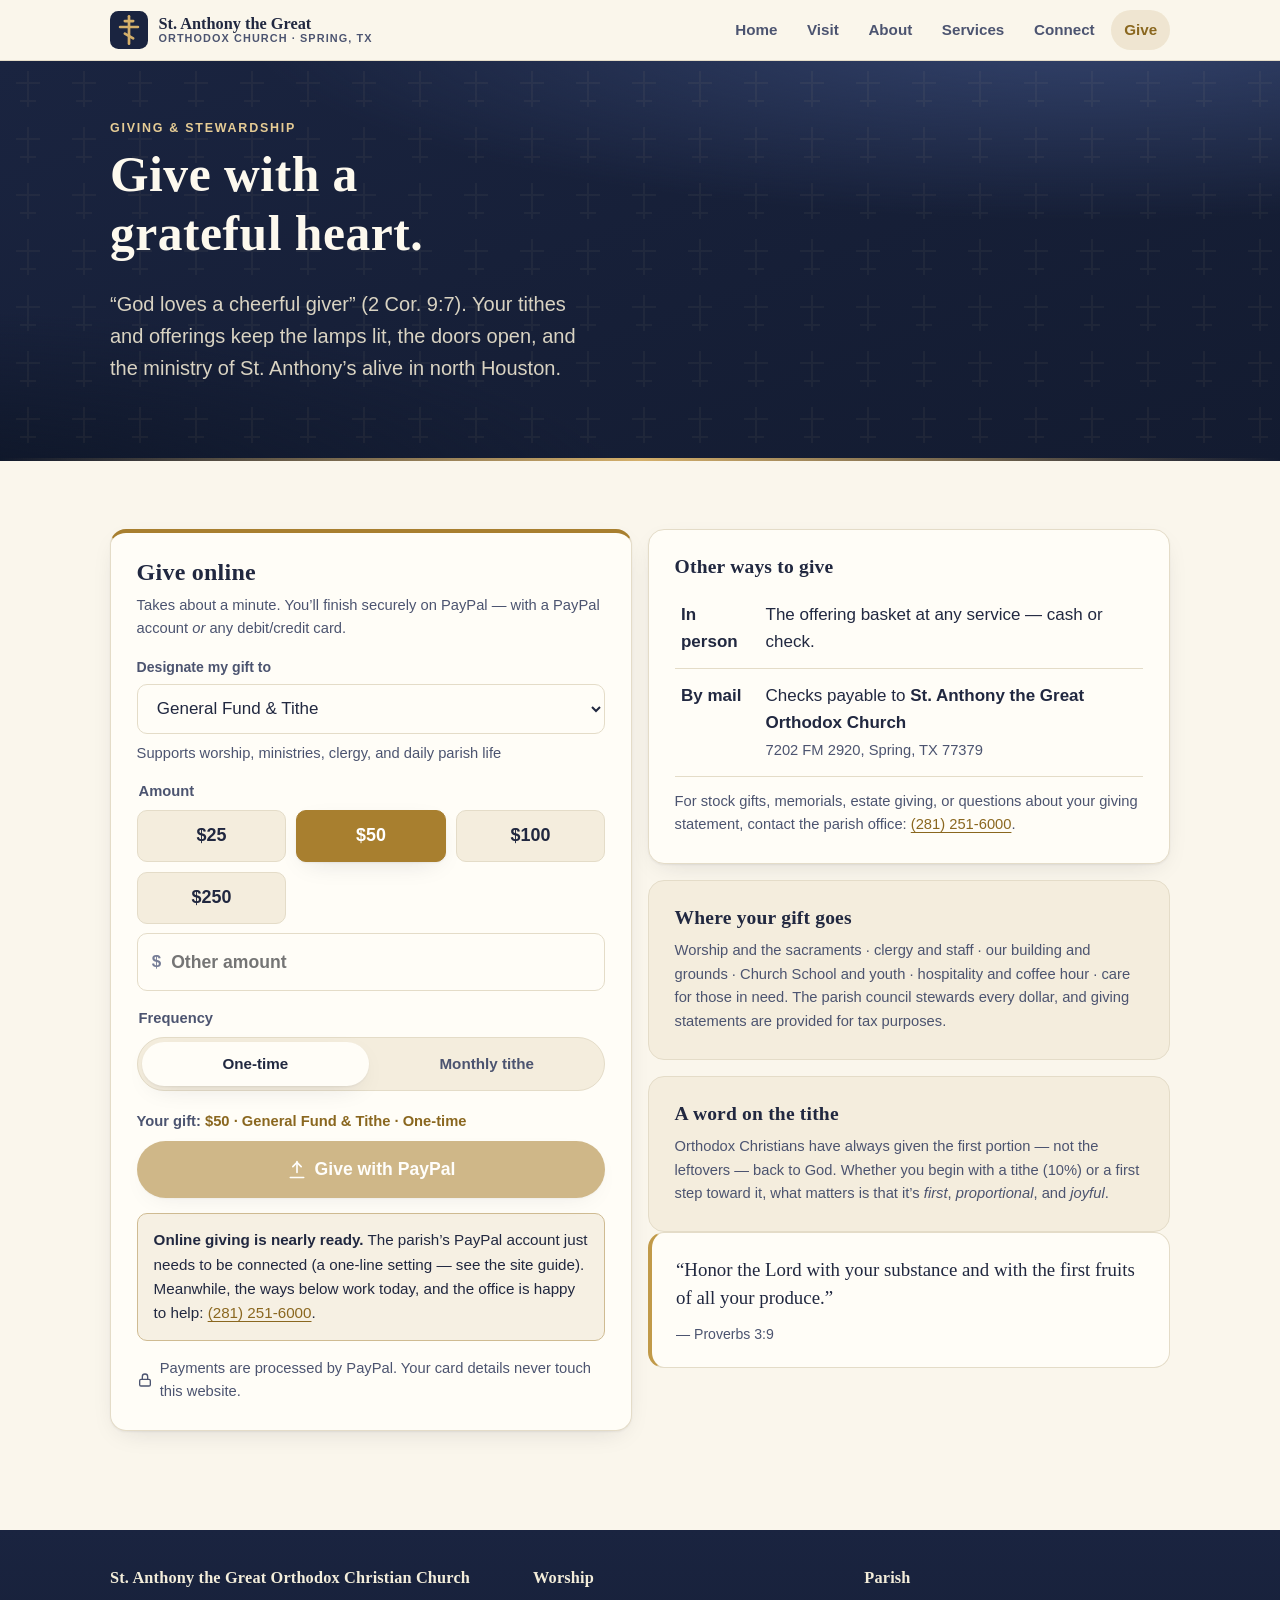
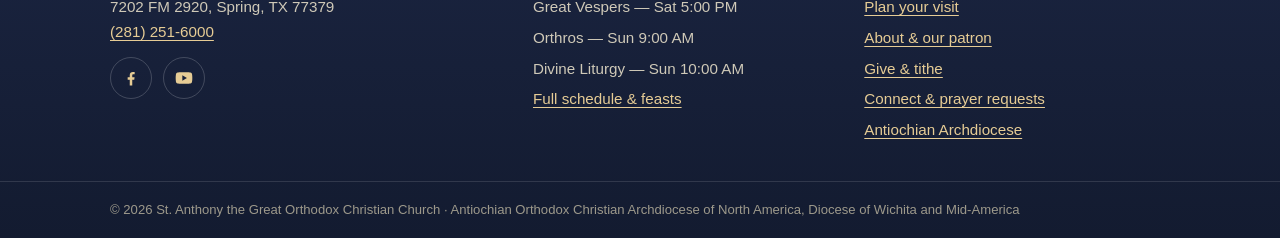
<file: give.html>
<!DOCTYPE html>
<html lang="en">
<head>
<meta charset="utf-8">
<meta name="viewport" content="width=device-width, initial-scale=1, viewport-fit=cover">
<title>Give &amp; Tithe — St. Anthony the Great Orthodox Church</title>
<meta name="description" content="Support the ministry of St. Anthony the Great Orthodox Church in Spring, TX. Give your tithe or a one-time gift securely online with PayPal, or by check, or in person.">
<meta name="theme-color" content="#1a2440">
<meta property="og:image" content="https://www.stanthonythegreat.org/assets/img/church-hero.jpg">
<link rel="icon" href="./favicon.svg" type="image/svg+xml">
<link rel="apple-touch-icon" href="./assets/icons/apple-touch-icon.png">
<link rel="manifest" href="./manifest.webmanifest">
<link rel="stylesheet" href="./assets/css/main.css">
<script src="./assets/js/config.js" defer></script>
<script src="./assets/js/liturgical.js" defer></script>
<script src="./assets/js/main.js" defer></script>
<script src="./assets/js/give.js" defer></script>
</head>
<body>
<a class="skip-link" href="#main">Skip to content</a>

<header class="site-header">
  <div class="container header-inner">
    <a class="brand" href="./index.html">
      <svg class="brand-mark" viewBox="0 0 64 64" aria-hidden="true">
        <rect width="64" height="64" rx="14" fill="#1a2440"/>
        <g stroke="#d4af6a" stroke-width="4.5" stroke-linecap="round" fill="none">
          <path d="M32 9v46"/><path d="M25 17h14"/><path d="M17 27h30"/><path d="M25 38l14 8"/>
        </g>
      </svg>
      <span>
        <span class="brand-name">St. Anthony the Great</span>
        <span class="brand-sub">Orthodox Church · Spring, TX</span>
      </span>
    </a>
    <nav class="top-nav" aria-label="Primary">
      <a href="./index.html">Home</a>
      <a href="./visit.html">Visit</a>
      <a href="./about.html">About</a>
      <a href="./services.html">Services</a>
      <a href="./connect.html">Connect</a>
      <a class="nav-give" href="./give.html" aria-current="page">Give</a>
    </nav>
  </div>
</header>

<main id="main">

  <section class="hero page-hero">
    <div class="container hero-inner">
      <p class="eyebrow">Giving &amp; stewardship</p>
      <h1>Give with a grateful heart.</h1>
      <p class="lede">“God loves a cheerful giver” (2&nbsp;Cor. 9:7). Your tithes and offerings keep the lamps lit, the doors open, and the ministry of St. Anthony’s alive in north Houston.</p>
    </div>
  </section>

  <section class="section">
    <div class="container grid grid-2" style="align-items:start">

      <!-- ============ GIVING CARD ============ -->
      <div class="card" style="border-top:4px solid var(--accent)">
        <h2 style="font-size:1.5rem; margin-bottom:.3em">Give online</h2>
        <p class="muted small">Takes about a minute. You’ll finish securely on PayPal — with a PayPal account <em>or</em> any debit/credit card.</p>

        <label class="field" for="fund">
          <span>Designate my gift to</span>
          <select id="fund"></select>
        </label>
        <p class="small muted" id="fund-note" style="margin-top:-.5rem"></p>

        <fieldset style="border:0; padding:0; margin:0 0 1rem">
          <legend class="small" style="font-weight:700; color:var(--ink-soft); margin-bottom:.4rem">Amount</legend>
          <div class="amount-grid" id="amounts">
            <div class="amount-custom">
              <span class="cur" aria-hidden="true">$</span>
              <input id="custom-amount" type="number" inputmode="decimal" min="1" max="25000" step="0.01" placeholder="Other amount" aria-label="Custom amount in dollars">
            </div>
          </div>
        </fieldset>

        <fieldset style="border:0; padding:0; margin:0 0 1.2rem">
          <legend class="small" style="font-weight:700; color:var(--ink-soft); margin-bottom:.4rem">Frequency</legend>
          <div class="seg" id="freq">
            <button type="button" data-freq="once" aria-pressed="true">One-time</button>
            <button type="button" data-freq="monthly" aria-pressed="false">Monthly tithe</button>
          </div>
        </fieldset>

        <p class="small" style="font-weight:700; color:var(--ink-soft); margin-bottom:.5rem">Your gift: <span id="give-summary" style="color:var(--accent-strong)"></span></p>

        <a id="give-btn" class="btn btn-primary btn-lg btn-block" href="#" rel="noopener">
          <svg viewBox="0 0 24 24" width="20" height="20" fill="none" stroke="currentColor" stroke-width="2" stroke-linecap="round" aria-hidden="true"><path d="M12 2v13"/><path d="m7 8 5-5 5 5"/><path d="M4 21h16"/></svg>
          Give with PayPal
        </a>

        <p class="notice" id="monthly-hint" hidden style="margin-top:.9rem">
          For a monthly tithe, tick <strong>“Make this a monthly donation”</strong> on the PayPal page — PayPal will handle it automatically each month, and you can cancel anytime from your PayPal account.
        </p>
        <p class="notice" id="fund-hint" hidden style="margin-top:.9rem">
          Please type your chosen fund in PayPal’s <strong>“Write a note”</strong> box so the office designates your gift correctly.
        </p>
        <div class="notice" id="give-setup-note" hidden style="margin-top:.9rem">
          <strong>Online giving is nearly ready.</strong> The parish’s PayPal account just needs to be connected (a one-line setting — see the site guide). Meanwhile, the ways below work today, and the office is happy to help: <a data-phone href="tel:+12812516000">(281) 251-6000</a>.
        </div>

        <p class="small muted" style="margin:1rem 0 0; display:flex; gap:.45rem; align-items:center">
          <svg viewBox="0 0 24 24" width="16" height="16" fill="none" stroke="currentColor" stroke-width="2" stroke-linecap="round" aria-hidden="true" style="flex:none"><rect x="4" y="11" width="16" height="10" rx="2"/><path d="M8 11V7a4 4 0 0 1 8 0v4"/></svg>
          Payments are processed by PayPal. Your card details never touch this website.
        </p>
      </div>

      <!-- ============ OTHER WAYS ============ -->
      <div class="stack">
        <div class="card">
          <h3>Other ways to give</h3>
          <table class="sched">
            <tbody>
              <tr>
                <th scope="row">In person</th>
                <td>The offering basket at any service — cash or check.</td>
              </tr>
              <tr>
                <th scope="row">By mail</th>
                <td>Checks payable to <strong id="checks-payable">St. Anthony the Great Orthodox Church</strong><br>
                <span class="muted small">7202 FM 2920, Spring, TX 77379</span></td>
              </tr>
              <tr id="way-zelle">
                <th scope="row">Zelle</th>
                <td><span data-value></span></td>
              </tr>
              <tr id="way-venmo">
                <th scope="row">Venmo</th>
                <td><span data-value></span></td>
              </tr>
            </tbody>
          </table>
          <p class="small muted" style="margin:.8rem 0 0">For stock gifts, memorials, estate giving, or questions about your giving statement, contact the parish office: <a data-phone href="tel:+12812516000">(281) 251-6000</a>.</p>
        </div>

        <div class="card card-flat" style="background:var(--surface-2)">
          <h3>Where your gift goes</h3>
          <p class="muted small" style="margin:0">Worship and the sacraments · clergy and staff · our building and grounds · Church School and youth · hospitality and coffee hour · care for those in need. The parish council stewards every dollar, and giving statements are provided for tax purposes.</p>
        </div>

        <div class="card card-flat" style="background:var(--surface-2)">
          <h3>A word on the tithe</h3>
          <p class="muted small" style="margin:0">Orthodox Christians have always given the first portion — not the leftovers — back to God. Whether you begin with a tithe (10%) or a first step toward it, what matters is that it’s <em>first</em>, <em>proportional</em>, and <em>joyful</em>.</p>
        </div>

        <blockquote class="saying">
          “Honor the Lord with your substance and with the first fruits of all your produce.”
          <footer>— Proverbs 3:9</footer>
        </blockquote>
      </div>

    </div>
  </section>

</main>

<footer class="site-footer">
  <div class="container footer-grid">
    <div>
      <h4>St. Anthony the Great Orthodox Christian Church</h4>
      <p style="margin:0">7202 FM 2920, Spring, TX 77379<br>
      <a data-phone href="tel:+12812516000">(281) 251-6000</a></p>
      <div class="social-row">
        <a href="https://www.facebook.com/stanthonyspringtx/" rel="noopener" aria-label="Facebook">
          <svg viewBox="0 0 24 24" fill="currentColor" aria-hidden="true"><path d="M13.5 21v-7h2.4l.4-3h-2.8V9.1c0-.9.2-1.5 1.5-1.5h1.4V4.9c-.3 0-1.2-.1-2.2-.1-2.2 0-3.7 1.3-3.7 3.8V11H8v3h2.5v7z"/></svg>
        </a>
        <a href="https://www.youtube.com/@stanthonythegreat7202" rel="noopener" aria-label="YouTube">
          <svg viewBox="0 0 24 24" fill="currentColor" aria-hidden="true"><path d="M21.6 7.2a2.6 2.6 0 0 0-1.8-1.9C18.2 5 12 5 12 5s-6.2 0-7.8.3a2.6 2.6 0 0 0-1.8 1.9A27 27 0 0 0 2 12a27 27 0 0 0 .4 4.8 2.6 2.6 0 0 0 1.8 1.9c1.6.3 7.8.3 7.8.3s6.2 0 7.8-.3a2.6 2.6 0 0 0 1.8-1.9A27 27 0 0 0 22 12a27 27 0 0 0-.4-4.8zM10 15.2V8.8L15.5 12z"/></svg>
        </a>
      </div>
    </div>
    <div>
      <h4>Worship</h4>
      <ul class="footer-links">
        <li>Great Vespers — Sat 5:00 PM</li>
        <li>Orthros — Sun 9:00 AM</li>
        <li>Divine Liturgy — Sun 10:00 AM</li>
        <li><a href="./services.html">Full schedule &amp; feasts</a></li>
      </ul>
    </div>
    <div>
      <h4>Parish</h4>
      <ul class="footer-links">
        <li><a href="./visit.html">Plan your visit</a></li>
        <li><a href="./about.html">About &amp; our patron</a></li>
        <li><a href="./give.html">Give &amp; tithe</a></li>
        <li><a href="./connect.html">Connect &amp; prayer requests</a></li>
        <li><a href="https://www.antiochian.org/" rel="noopener">Antiochian Archdiocese</a></li>
      </ul>
    </div>
  </div>
  <div class="footer-base">
    <div class="container">© <span data-year>2026</span> St. Anthony the Great Orthodox Christian Church · Antiochian Orthodox Christian Archdiocese of North America, Diocese of Wichita and Mid-America</div>
  </div>
</footer>

<nav class="tabbar" aria-label="App navigation">
  <a href="./index.html">
    <svg viewBox="0 0 24 24" fill="none" stroke="currentColor" stroke-width="1.9" stroke-linecap="round" stroke-linejoin="round" aria-hidden="true"><path d="M3 10.5 12 3l9 7.5"/><path d="M5 9.5V21h14V9.5"/></svg>
    Home
  </a>
  <a href="./visit.html">
    <svg viewBox="0 0 24 24" fill="none" stroke="currentColor" stroke-width="1.9" stroke-linecap="round" stroke-linejoin="round" aria-hidden="true"><path d="M21 10c0 7-9 12-9 12s-9-5-9-12a9 9 0 0 1 18 0z"/><circle cx="12" cy="10" r="3"/></svg>
    Visit
  </a>
  <a href="./services.html">
    <svg viewBox="0 0 24 24" fill="none" stroke="currentColor" stroke-width="1.9" stroke-linecap="round" stroke-linejoin="round" aria-hidden="true"><rect x="3" y="4" width="18" height="18" rx="2"/><path d="M16 2v4M8 2v4M3 10h18"/></svg>
    Services
  </a>
  <a href="./give.html" aria-current="page">
    <svg viewBox="0 0 24 24" fill="none" stroke="currentColor" stroke-width="1.9" stroke-linecap="round" stroke-linejoin="round" aria-hidden="true"><path d="M20.8 4.6a5.5 5.5 0 0 0-7.8 0L12 5.6l-1-1a5.5 5.5 0 0 0-7.8 7.8l1 1L12 21.2l7.8-7.8 1-1a5.5 5.5 0 0 0 0-7.8z"/></svg>
    Give
  </a>
  <a href="./connect.html">
    <svg viewBox="0 0 24 24" fill="none" stroke="currentColor" stroke-width="1.9" stroke-linecap="round" stroke-linejoin="round" aria-hidden="true"><path d="M21 11.5a8.5 8.5 0 0 1-8.5 8.5c-1.5 0-3-.4-4.2-1.1L3 20l1.1-5.3A8.5 8.5 0 1 1 21 11.5z"/></svg>
    Connect
  </a>
</nav>

</body>
</html>
</file>
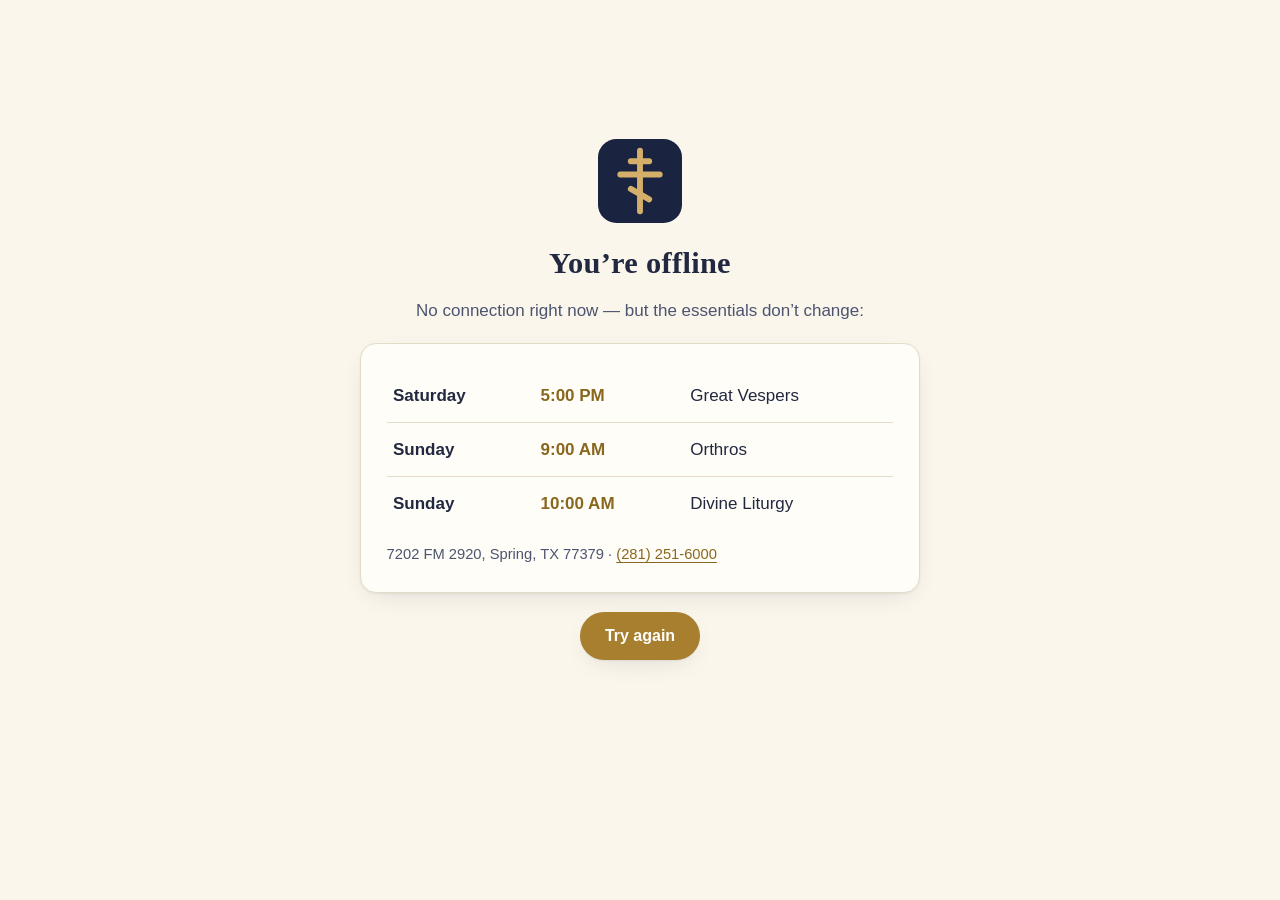
<file: offline.html>
<!DOCTYPE html>
<html lang="en">
<head>
<meta charset="utf-8">
<meta name="viewport" content="width=device-width, initial-scale=1, viewport-fit=cover">
<title>Offline — St. Anthony the Great Orthodox Church</title>
<meta name="theme-color" content="#1a2440">
<link rel="icon" href="./favicon.svg" type="image/svg+xml">
<link rel="stylesheet" href="./assets/css/main.css">
</head>
<body>
<main id="main" class="section">
  <div class="container" style="max-width:560px; text-align:center; padding-top:8vh">
    <svg viewBox="0 0 64 64" aria-hidden="true" style="width:84px; margin:0 auto 1.4rem">
      <rect width="64" height="64" rx="14" fill="#1a2440"/>
      <g stroke="#d4af6a" stroke-width="4.5" stroke-linecap="round" fill="none">
        <path d="M32 9v46"/><path d="M25 17h14"/><path d="M17 27h30"/><path d="M25 38l14 8"/>
      </g>
    </svg>
    <h1 style="font-size:1.9rem">You’re offline</h1>
    <p class="muted">No connection right now — but the essentials don’t change:</p>
    <div class="card" style="text-align:left; margin:1.2rem 0">
      <table class="sched">
        <tbody>
          <tr><th scope="row">Saturday</th><td class="t">5:00 PM</td><td>Great Vespers</td></tr>
          <tr><th scope="row">Sunday</th><td class="t">9:00 AM</td><td>Orthros</td></tr>
          <tr><th scope="row">Sunday</th><td class="t">10:00 AM</td><td>Divine Liturgy</td></tr>
        </tbody>
      </table>
      <p class="small muted" style="margin:.8rem 0 0">7202 FM 2920, Spring, TX 77379 · <a href="tel:+12812516000">(281) 251-6000</a></p>
    </div>
    <a class="btn btn-primary" href="./index.html">Try again</a>
  </div>
</main>
</body>
</html>
</file>
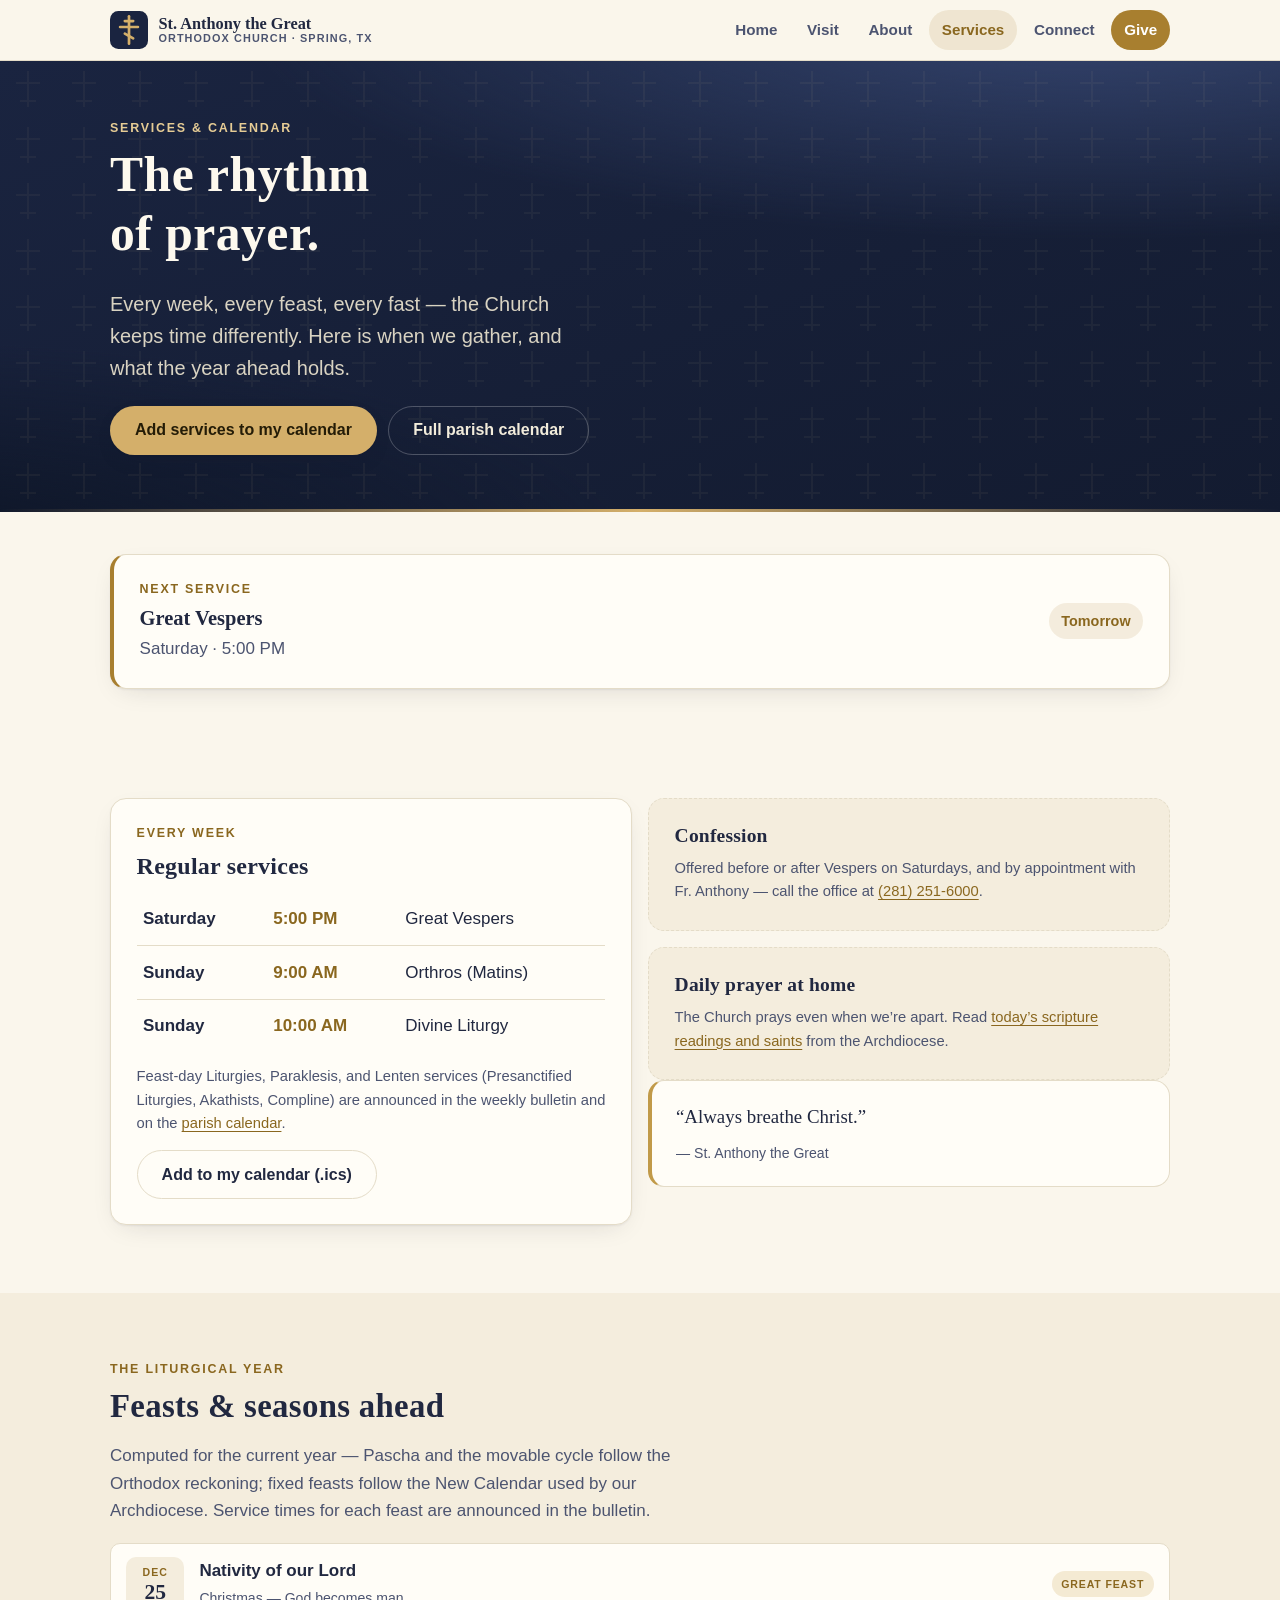
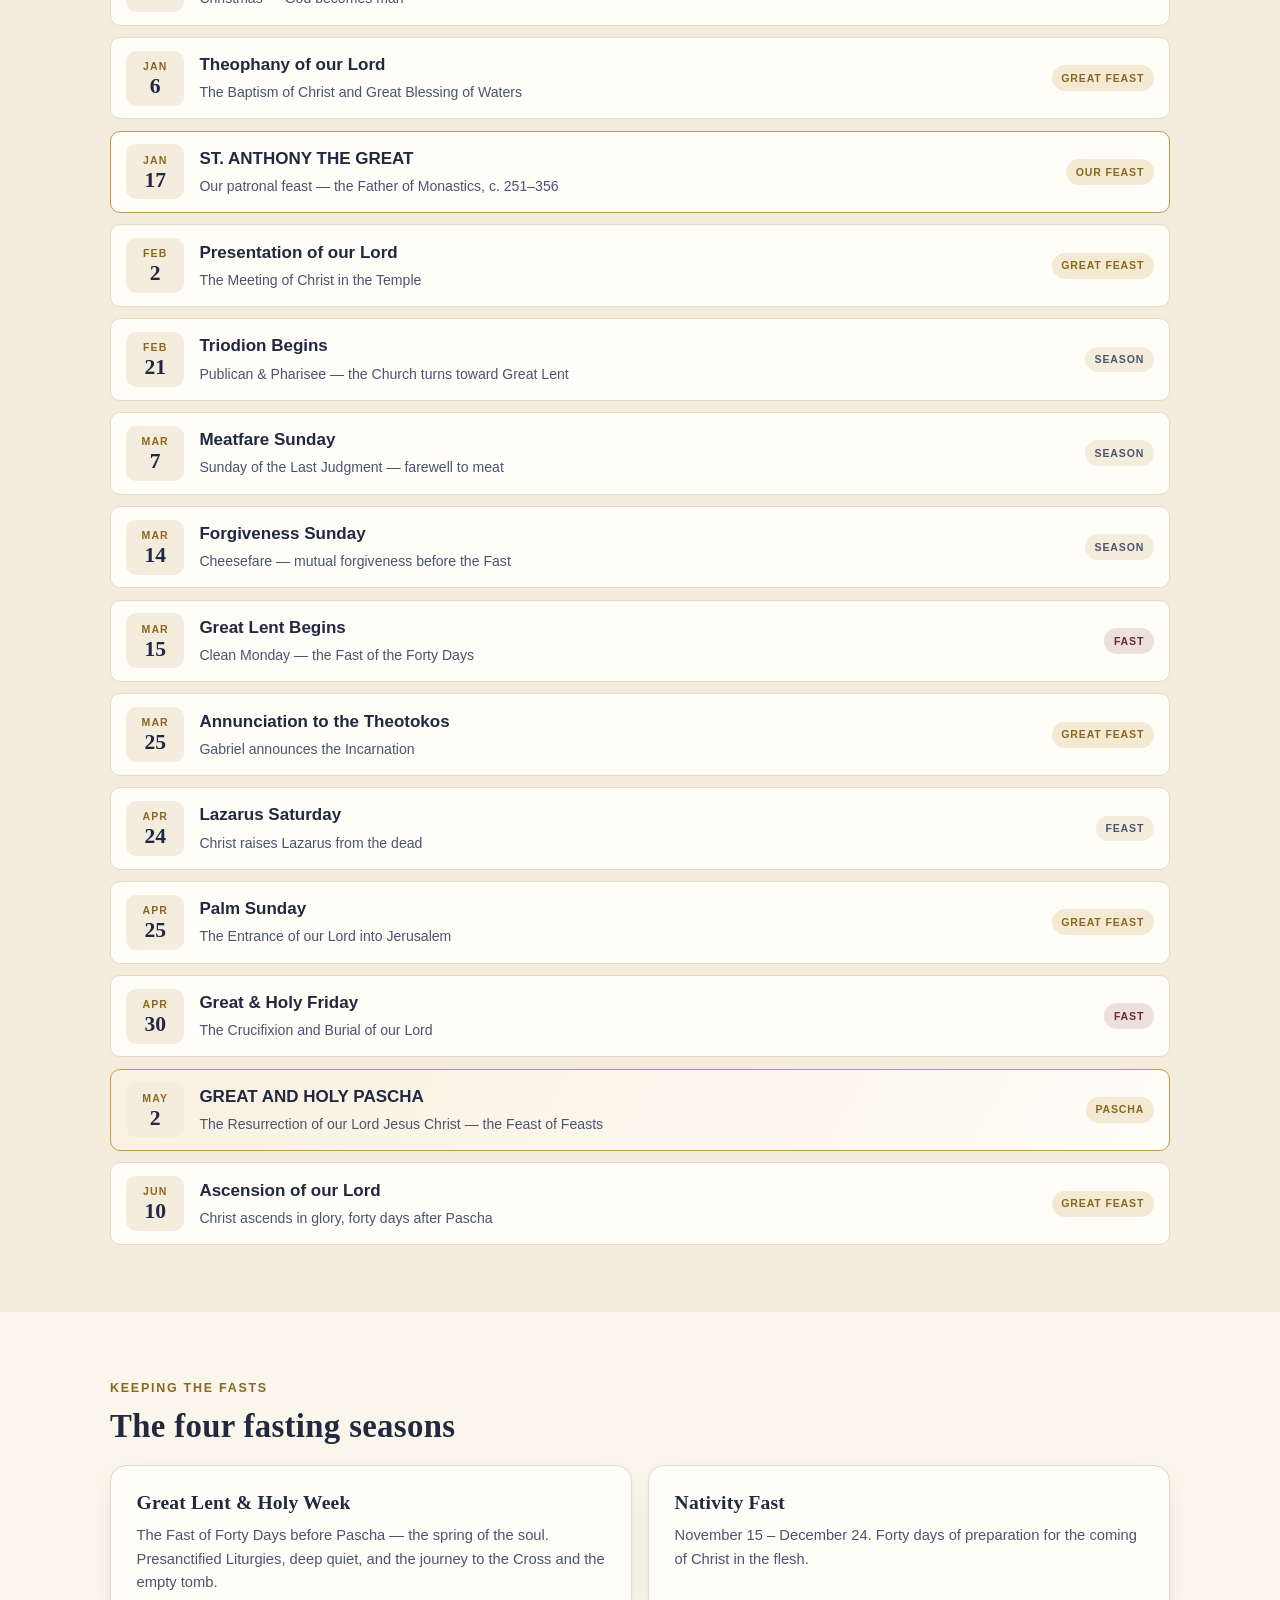
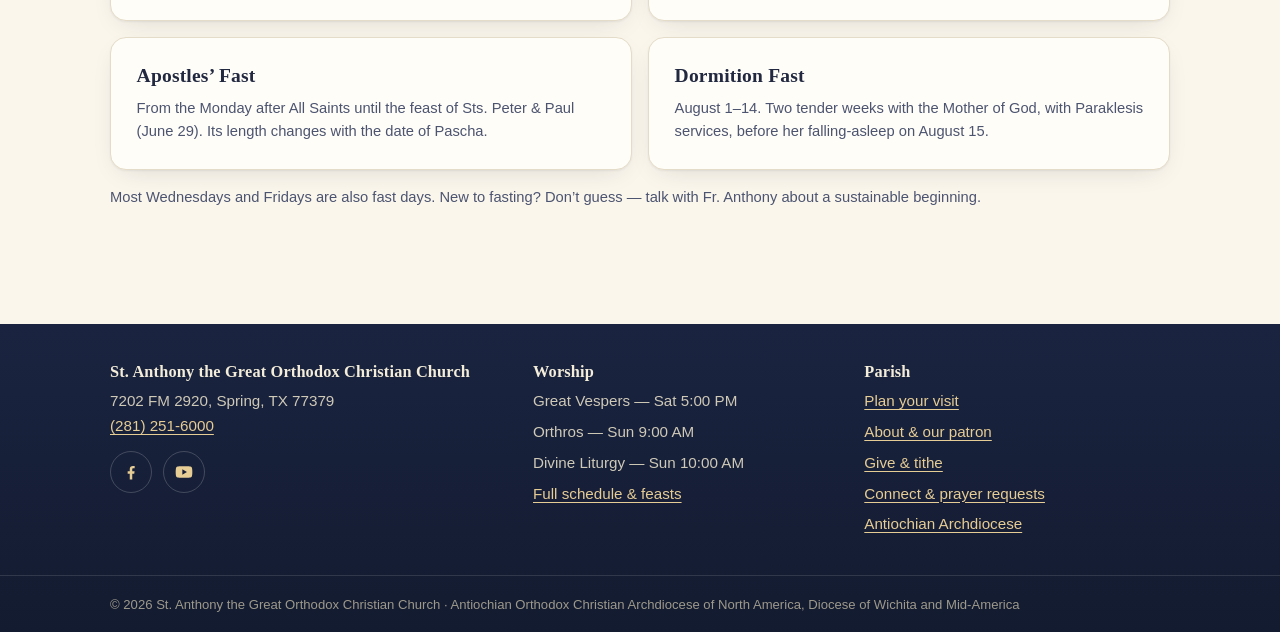
<file: services.html>
<!DOCTYPE html>
<html lang="en">
<head>
<meta charset="utf-8">
<meta name="viewport" content="width=device-width, initial-scale=1, viewport-fit=cover">
<title>Services &amp; Liturgical Calendar — St. Anthony the Great Orthodox Church</title>
<meta name="description" content="Service times at St. Anthony the Great Orthodox Church in Spring, TX — Great Vespers Saturday 5 PM, Orthros Sunday 9 AM, Divine Liturgy Sunday 10 AM — plus the feasts and fasts of the Orthodox year.">
<meta name="theme-color" content="#1a2440">
<meta property="og:image" content="https://www.stanthonythegreat.org/assets/img/church-hero.jpg">
<link rel="icon" href="./favicon.svg" type="image/svg+xml">
<link rel="apple-touch-icon" href="./assets/icons/apple-touch-icon.png">
<link rel="manifest" href="./manifest.webmanifest">
<link rel="stylesheet" href="./assets/css/main.css">
<script src="./assets/js/config.js" defer></script>
<script src="./assets/js/liturgical.js" defer></script>
<script src="./assets/js/main.js" defer></script>
</head>
<body>
<a class="skip-link" href="#main">Skip to content</a>

<header class="site-header">
  <div class="container header-inner">
    <a class="brand" href="./index.html">
      <svg class="brand-mark" viewBox="0 0 64 64" aria-hidden="true">
        <rect width="64" height="64" rx="14" fill="#1a2440"/>
        <g stroke="#d4af6a" stroke-width="4.5" stroke-linecap="round" fill="none">
          <path d="M32 9v46"/><path d="M25 17h14"/><path d="M17 27h30"/><path d="M25 38l14 8"/>
        </g>
      </svg>
      <span>
        <span class="brand-name">St. Anthony the Great</span>
        <span class="brand-sub">Orthodox Church · Spring, TX</span>
      </span>
    </a>
    <nav class="top-nav" aria-label="Primary">
      <a href="./index.html">Home</a>
      <a href="./visit.html">Visit</a>
      <a href="./about.html">About</a>
      <a href="./services.html" aria-current="page">Services</a>
      <a href="./connect.html">Connect</a>
      <a class="nav-give" href="./give.html">Give</a>
    </nav>
  </div>
</header>

<main id="main">

  <section class="hero page-hero">
    <div class="container hero-inner">
      <p class="eyebrow">Services &amp; calendar</p>
      <h1>The rhythm of prayer.</h1>
      <p class="lede">Every week, every feast, every fast — the Church keeps time differently. Here is when we gather, and what the year ahead holds.</p>
      <div class="hero-ctas">
        <a class="btn btn-primary" href="./assets/services.ics" download>Add services to my calendar</a>
        <a class="btn btn-ghost" href="https://www.stanthonythegreat.org/calendar" rel="noopener">Full parish calendar</a>
      </div>
    </div>
  </section>

  <section class="section-tight">
    <div class="container">
      <div class="card next-service" data-next-service hidden>
        <div>
          <div class="eyebrow" style="margin-bottom:.15em">Next service</div>
          <div class="ns-when"><span data-ns-name>Divine Liturgy</span></div>
          <div class="muted" data-ns-when>Sunday · 10:00 AM</div>
        </div>
        <span class="ns-count" data-ns-count>—</span>
      </div>
    </div>
  </section>

  <section class="section">
    <div class="container grid grid-2">
      <div class="card reveal">
        <p class="eyebrow">Every week</p>
        <h2 style="font-size:1.5rem">Regular services</h2>
        <table class="sched" aria-label="Weekly service schedule">
          <tbody data-schedule>
            <tr><th scope="row">Saturday</th><td class="t">5:00 PM</td><td>Great Vespers</td></tr>
            <tr><th scope="row">Sunday</th><td class="t">9:00 AM</td><td>Orthros (Matins)</td></tr>
            <tr><th scope="row">Sunday</th><td class="t">10:00 AM</td><td>Divine Liturgy</td></tr>
          </tbody>
        </table>
        <p class="small muted" style="margin-top:.8rem">Feast-day Liturgies, Paraklesis, and Lenten services (Presanctified Liturgies, Akathists, Compline) are announced in the weekly bulletin and on the <a href="https://www.stanthonythegreat.org/calendar" rel="noopener">parish calendar</a>.</p>
        <a class="btn btn-ghost" href="./assets/services.ics" download>Add to my calendar (.ics)</a>
      </div>
      <div class="stack reveal">
        <div class="card card-flat" style="background:var(--surface-2); border-style:dashed">
          <h3>Confession</h3>
          <p class="muted small" style="margin:0">Offered before or after Vespers on Saturdays, and by appointment with Fr. Anthony — call the office at <a data-phone href="tel:+12812516000">(281) 251-6000</a>.</p>
        </div>
        <div class="card card-flat" style="background:var(--surface-2); border-style:dashed">
          <h3>Daily prayer at home</h3>
          <p class="muted small" style="margin:0">The Church prays even when we’re apart. Read <a href="https://www.antiochian.org/liturgicday" rel="noopener">today’s scripture readings and saints</a> from the Archdiocese.</p>
        </div>
        <blockquote class="saying" style="margin:0">
          “Always breathe Christ.”
          <footer>— St. Anthony the Great</footer>
        </blockquote>
      </div>
    </div>
  </section>

  <section class="section" style="background:var(--surface-2)" id="calendar">
    <div class="container">
      <p class="eyebrow">The liturgical year</p>
      <h2>Feasts &amp; seasons ahead</h2>
      <p class="muted" style="max-width:60ch">Computed for the current year — Pascha and the movable cycle follow the Orthodox reckoning; fixed feasts follow the New Calendar used by our Archdiocese. Service times for each feast are announced in the bulletin.</p>
      <ul class="feast-list" data-feasts="14" style="margin-top:1.2rem"></ul>
      <noscript><p class="notice">Enable JavaScript to see this year’s computed feast dates — or see the <a href="https://www.stanthonythegreat.org/calendar" rel="noopener">parish calendar</a>.</p></noscript>
    </div>
  </section>

  <section class="section">
    <div class="container">
      <p class="eyebrow">Keeping the fasts</p>
      <h2>The four fasting seasons</h2>
      <div class="grid grid-2" style="margin-top:1.2rem">
        <div class="card reveal">
          <h3>Great Lent &amp; Holy Week</h3>
          <p class="muted small" style="margin:0">The Fast of Forty Days before Pascha — the spring of the soul. Presanctified Liturgies, deep quiet, and the journey to the Cross and the empty tomb.</p>
        </div>
        <div class="card reveal">
          <h3>Nativity Fast</h3>
          <p class="muted small" style="margin:0">November 15 – December 24. Forty days of preparation for the coming of Christ in the flesh.</p>
        </div>
        <div class="card reveal">
          <h3>Apostles’ Fast</h3>
          <p class="muted small" style="margin:0">From the Monday after All Saints until the feast of Sts. Peter &amp; Paul (June 29). Its length changes with the date of Pascha.</p>
        </div>
        <div class="card reveal">
          <h3>Dormition Fast</h3>
          <p class="muted small" style="margin:0">August 1–14. Two tender weeks with the Mother of God, with Paraklesis services, before her falling-asleep on August 15.</p>
        </div>
      </div>
      <p class="small muted" style="margin-top:1rem">Most Wednesdays and Fridays are also fast days. New to fasting? Don’t guess — talk with Fr. Anthony about a sustainable beginning.</p>
    </div>
  </section>

</main>

<footer class="site-footer">
  <div class="container footer-grid">
    <div>
      <h4>St. Anthony the Great Orthodox Christian Church</h4>
      <p style="margin:0">7202 FM 2920, Spring, TX 77379<br>
      <a data-phone href="tel:+12812516000">(281) 251-6000</a></p>
      <div class="social-row">
        <a href="https://www.facebook.com/stanthonyspringtx/" rel="noopener" aria-label="Facebook">
          <svg viewBox="0 0 24 24" fill="currentColor" aria-hidden="true"><path d="M13.5 21v-7h2.4l.4-3h-2.8V9.1c0-.9.2-1.5 1.5-1.5h1.4V4.9c-.3 0-1.2-.1-2.2-.1-2.2 0-3.7 1.3-3.7 3.8V11H8v3h2.5v7z"/></svg>
        </a>
        <a href="https://www.youtube.com/@stanthonythegreat7202" rel="noopener" aria-label="YouTube">
          <svg viewBox="0 0 24 24" fill="currentColor" aria-hidden="true"><path d="M21.6 7.2a2.6 2.6 0 0 0-1.8-1.9C18.2 5 12 5 12 5s-6.2 0-7.8.3a2.6 2.6 0 0 0-1.8 1.9A27 27 0 0 0 2 12a27 27 0 0 0 .4 4.8 2.6 2.6 0 0 0 1.8 1.9c1.6.3 7.8.3 7.8.3s6.2 0 7.8-.3a2.6 2.6 0 0 0 1.8-1.9A27 27 0 0 0 22 12a27 27 0 0 0-.4-4.8zM10 15.2V8.8L15.5 12z"/></svg>
        </a>
      </div>
    </div>
    <div>
      <h4>Worship</h4>
      <ul class="footer-links">
        <li>Great Vespers — Sat 5:00 PM</li>
        <li>Orthros — Sun 9:00 AM</li>
        <li>Divine Liturgy — Sun 10:00 AM</li>
        <li><a href="./services.html">Full schedule &amp; feasts</a></li>
      </ul>
    </div>
    <div>
      <h4>Parish</h4>
      <ul class="footer-links">
        <li><a href="./visit.html">Plan your visit</a></li>
        <li><a href="./about.html">About &amp; our patron</a></li>
        <li><a href="./give.html">Give &amp; tithe</a></li>
        <li><a href="./connect.html">Connect &amp; prayer requests</a></li>
        <li><a href="https://www.antiochian.org/" rel="noopener">Antiochian Archdiocese</a></li>
      </ul>
    </div>
  </div>
  <div class="footer-base">
    <div class="container">© <span data-year>2026</span> St. Anthony the Great Orthodox Christian Church · Antiochian Orthodox Christian Archdiocese of North America, Diocese of Wichita and Mid-America</div>
  </div>
</footer>

<nav class="tabbar" aria-label="App navigation">
  <a href="./index.html">
    <svg viewBox="0 0 24 24" fill="none" stroke="currentColor" stroke-width="1.9" stroke-linecap="round" stroke-linejoin="round" aria-hidden="true"><path d="M3 10.5 12 3l9 7.5"/><path d="M5 9.5V21h14V9.5"/></svg>
    Home
  </a>
  <a href="./visit.html">
    <svg viewBox="0 0 24 24" fill="none" stroke="currentColor" stroke-width="1.9" stroke-linecap="round" stroke-linejoin="round" aria-hidden="true"><path d="M21 10c0 7-9 12-9 12s-9-5-9-12a9 9 0 0 1 18 0z"/><circle cx="12" cy="10" r="3"/></svg>
    Visit
  </a>
  <a href="./services.html" aria-current="page">
    <svg viewBox="0 0 24 24" fill="none" stroke="currentColor" stroke-width="1.9" stroke-linecap="round" stroke-linejoin="round" aria-hidden="true"><rect x="3" y="4" width="18" height="18" rx="2"/><path d="M16 2v4M8 2v4M3 10h18"/></svg>
    Services
  </a>
  <a href="./give.html">
    <svg viewBox="0 0 24 24" fill="none" stroke="currentColor" stroke-width="1.9" stroke-linecap="round" stroke-linejoin="round" aria-hidden="true"><path d="M20.8 4.6a5.5 5.5 0 0 0-7.8 0L12 5.6l-1-1a5.5 5.5 0 0 0-7.8 7.8l1 1L12 21.2l7.8-7.8 1-1a5.5 5.5 0 0 0 0-7.8z"/></svg>
    Give
  </a>
  <a href="./connect.html">
    <svg viewBox="0 0 24 24" fill="none" stroke="currentColor" stroke-width="1.9" stroke-linecap="round" stroke-linejoin="round" aria-hidden="true"><path d="M21 11.5a8.5 8.5 0 0 1-8.5 8.5c-1.5 0-3-.4-4.2-1.1L3 20l1.1-5.3A8.5 8.5 0 1 1 21 11.5z"/></svg>
    Connect
  </a>
</nav>

</body>
</html>
</file>
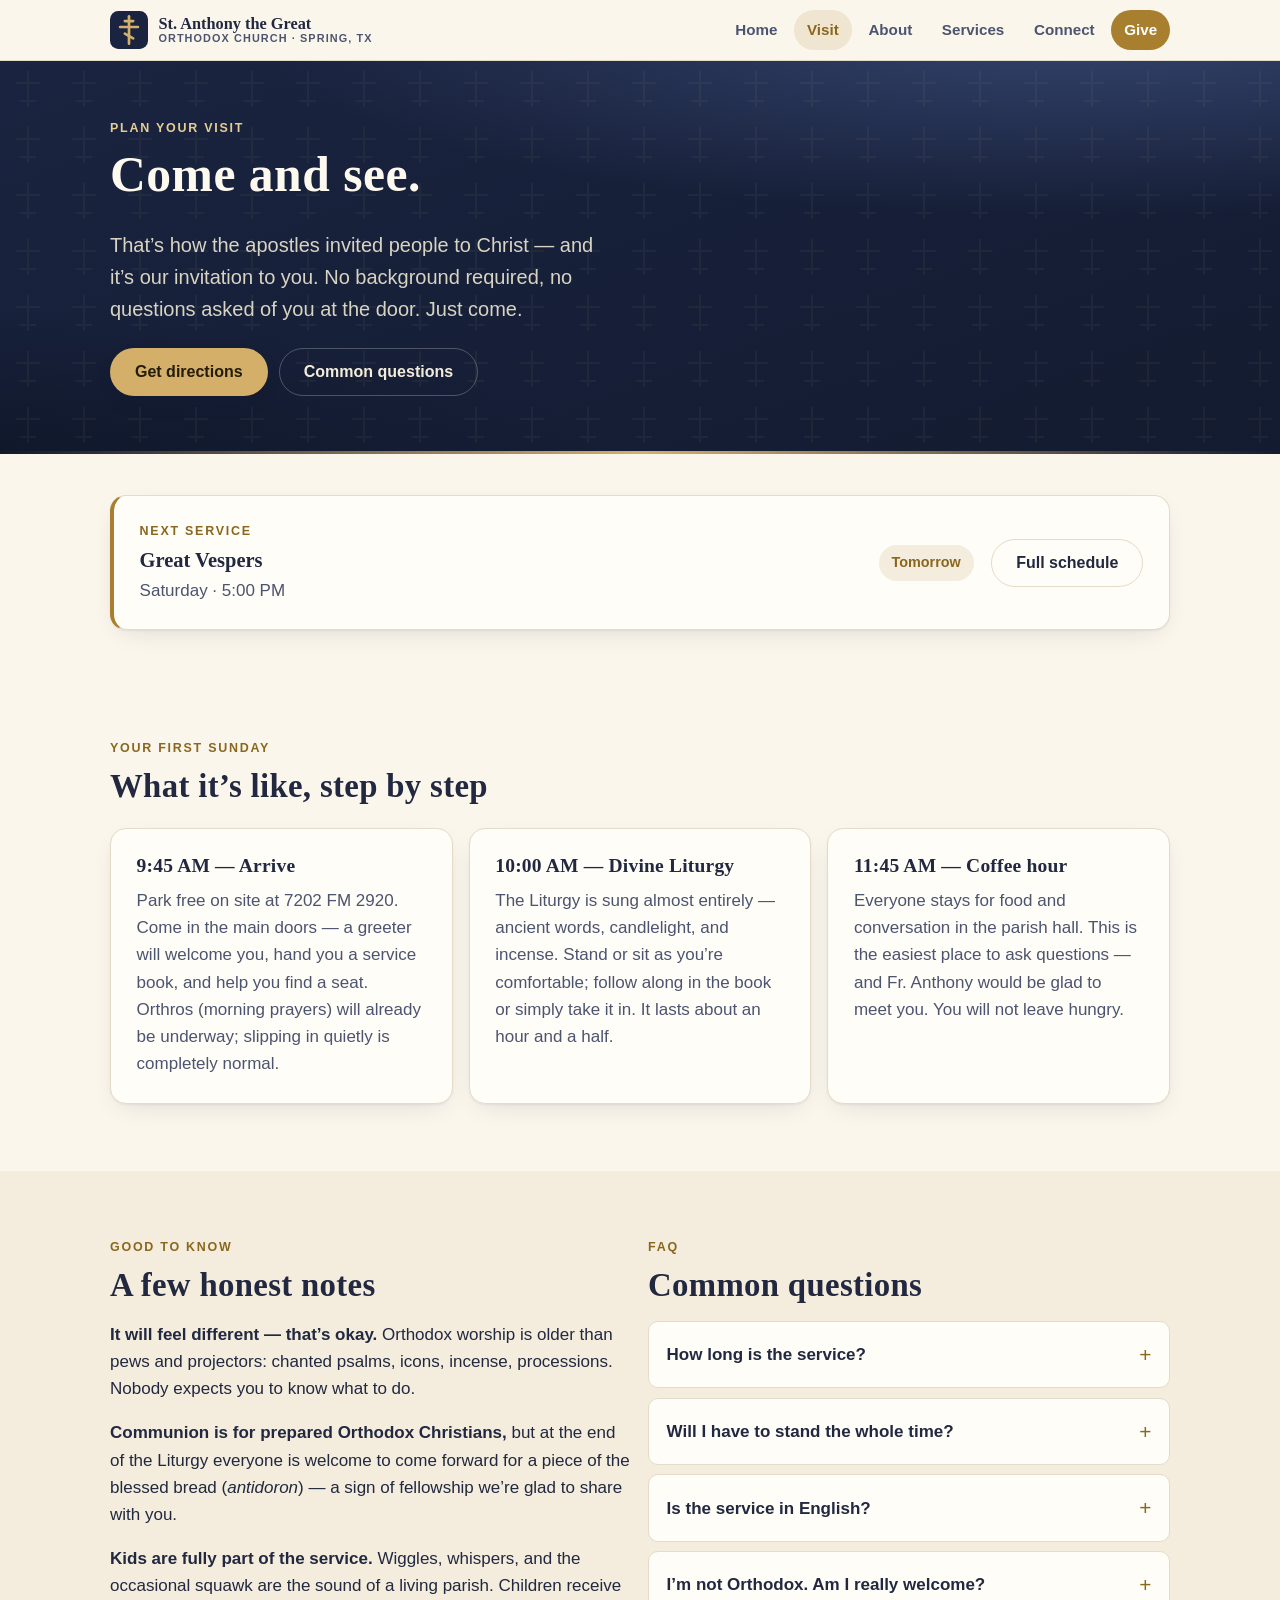
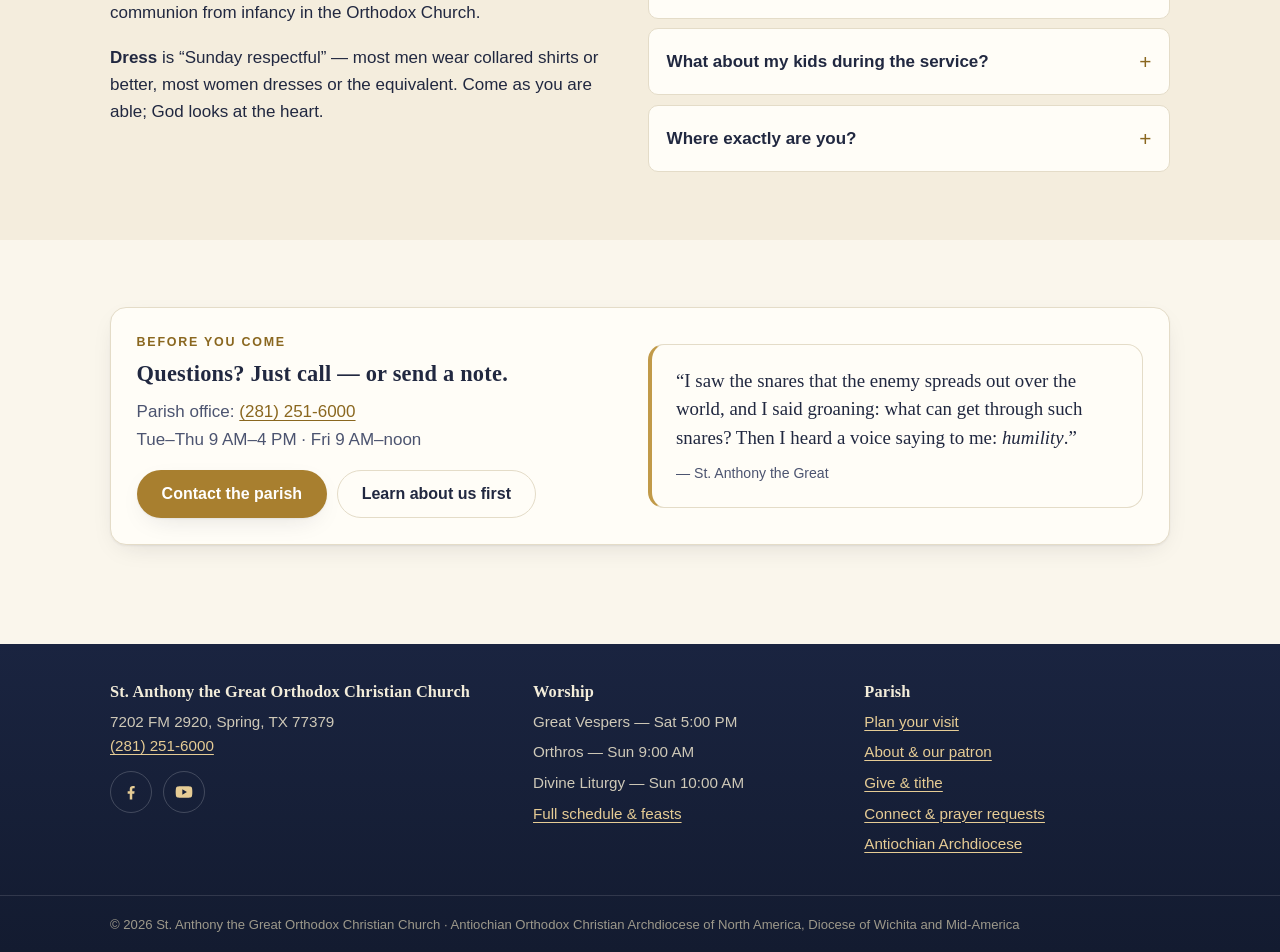
<file: visit.html>
<!DOCTYPE html>
<html lang="en">
<head>
<meta charset="utf-8">
<meta name="viewport" content="width=device-width, initial-scale=1, viewport-fit=cover">
<title>Plan Your Visit — St. Anthony the Great Orthodox Church</title>
<meta name="description" content="Visiting St. Anthony the Great Orthodox Church in Spring, TX? Here's what to expect at an Orthodox service — times, parking, what to wear, kids, communion, and your first Sunday, step by step.">
<meta name="theme-color" content="#1a2440">
<meta property="og:image" content="https://www.stanthonythegreat.org/assets/img/church-hero.jpg">
<link rel="icon" href="./favicon.svg" type="image/svg+xml">
<link rel="apple-touch-icon" href="./assets/icons/apple-touch-icon.png">
<link rel="manifest" href="./manifest.webmanifest">
<link rel="stylesheet" href="./assets/css/main.css">
<script src="./assets/js/config.js" defer></script>
<script src="./assets/js/liturgical.js" defer></script>
<script src="./assets/js/main.js" defer></script>
</head>
<body>
<a class="skip-link" href="#main">Skip to content</a>

<header class="site-header">
  <div class="container header-inner">
    <a class="brand" href="./index.html">
      <svg class="brand-mark" viewBox="0 0 64 64" aria-hidden="true">
        <rect width="64" height="64" rx="14" fill="#1a2440"/>
        <g stroke="#d4af6a" stroke-width="4.5" stroke-linecap="round" fill="none">
          <path d="M32 9v46"/><path d="M25 17h14"/><path d="M17 27h30"/><path d="M25 38l14 8"/>
        </g>
      </svg>
      <span>
        <span class="brand-name">St. Anthony the Great</span>
        <span class="brand-sub">Orthodox Church · Spring, TX</span>
      </span>
    </a>
    <nav class="top-nav" aria-label="Primary">
      <a href="./index.html">Home</a>
      <a href="./visit.html" aria-current="page">Visit</a>
      <a href="./about.html">About</a>
      <a href="./services.html">Services</a>
      <a href="./connect.html">Connect</a>
      <a class="nav-give" href="./give.html">Give</a>
    </nav>
  </div>
</header>

<main id="main">

  <section class="hero page-hero">
    <div class="container hero-inner">
      <p class="eyebrow">Plan your visit</p>
      <h1>Come and see.</h1>
      <p class="lede">That’s how the apostles invited people to Christ — and it’s our invitation to you. No background required, no questions asked of you at the door. Just come.</p>
      <div class="hero-ctas">
        <a class="btn btn-primary" href="#" data-directions rel="noopener">Get directions</a>
        <a class="btn btn-ghost" href="#faq">Common questions</a>
      </div>
    </div>
  </section>

  <section class="section-tight">
    <div class="container">
      <div class="card next-service" data-next-service hidden>
        <div>
          <div class="eyebrow" style="margin-bottom:.15em">Next service</div>
          <div class="ns-when"><span data-ns-name>Divine Liturgy</span></div>
          <div class="muted" data-ns-when>Sunday · 10:00 AM</div>
        </div>
        <span class="ns-count" data-ns-count>—</span>
        <a class="btn btn-ghost" href="./services.html">Full schedule</a>
      </div>
    </div>
  </section>

  <section class="section">
    <div class="container">
      <p class="eyebrow">Your first Sunday</p>
      <h2>What it’s like, step by step</h2>
      <div class="grid grid-3" style="margin-top:1.4rem">
        <div class="card reveal">
          <h3>9:45 AM — Arrive</h3>
          <p class="muted" style="margin:0">Park free on site at 7202 FM 2920. Come in the main doors — a greeter will welcome you, hand you a service book, and help you find a seat. Orthros (morning prayers) will already be underway; slipping in quietly is completely normal.</p>
        </div>
        <div class="card reveal">
          <h3>10:00 AM — Divine Liturgy</h3>
          <p class="muted" style="margin:0">The Liturgy is sung almost entirely — ancient words, candlelight, and incense. Stand or sit as you’re comfortable; follow along in the book or simply take it in. It lasts about an hour and a half.</p>
        </div>
        <div class="card reveal">
          <h3>11:45 AM — Coffee hour</h3>
          <p class="muted" style="margin:0">Everyone stays for food and conversation in the parish hall. This is the easiest place to ask questions — and Fr. Anthony would be glad to meet you. You will not leave hungry.</p>
        </div>
      </div>
    </div>
  </section>

  <section class="section" style="background:var(--surface-2)">
    <div class="container grid grid-2">
      <div class="reveal">
        <p class="eyebrow">Good to know</p>
        <h2>A few honest notes</h2>
        <div class="stack">
          <p><strong>It will feel different — that’s okay.</strong> Orthodox worship is older than pews and projectors: chanted psalms, icons, incense, processions. Nobody expects you to know what to do.</p>
          <p><strong>Communion is for prepared Orthodox Christians,</strong> but at the end of the Liturgy everyone is welcome to come forward for a piece of the blessed bread (<em>antidoron</em>) — a sign of fellowship we’re glad to share with you.</p>
          <p><strong>Kids are fully part of the service.</strong> Wiggles, whispers, and the occasional squawk are the sound of a living parish. Children receive communion from infancy in the Orthodox Church.</p>
          <p><strong>Dress</strong> is “Sunday respectful” — most men wear collared shirts or better, most women dresses or the equivalent. Come as you are able; God looks at the heart.</p>
        </div>
      </div>
      <div id="faq" class="reveal">
        <p class="eyebrow">FAQ</p>
        <h2>Common questions</h2>
        <details class="faq">
          <summary>How long is the service?</summary>
          <div class="faq-body">Divine Liturgy is about 90 minutes. With Orthros before it, the full Sunday morning runs from 9:00 to roughly 11:30, followed by coffee hour. Come for whatever portion you can.</div>
        </details>
        <details class="faq">
          <summary>Will I have to stand the whole time?</summary>
          <div class="faq-body">Standing is the traditional posture of Orthodox prayer, but seating is available and used freely. Stand when the congregation stands if you're able; sit whenever you need. Nobody is watching.</div>
        </details>
        <details class="faq">
          <summary>Is the service in English?</summary>
          <div class="faq-body">Yes — our parish worships predominantly in English, with occasional Arabic, Greek, or other languages reflecting the breadth of our parish family and our Antiochian heritage.</div>
        </details>
        <details class="faq">
          <summary>I’m not Orthodox. Am I really welcome?</summary>
          <div class="faq-body">Truly, yes. Most of our parish found Orthodoxy as adults — from every background imaginable. Come as many Sundays as you like with no expectations. If you ever want to go deeper, ask about our inquirers’ class.</div>
        </details>
        <details class="faq">
          <summary>What about my kids during the service?</summary>
          <div class="faq-body">Children stay in the Liturgy with their families — the Church is theirs too. Church School meets after communion on Sundays during the school year.</div>
        </details>
        <details class="faq">
          <summary>Where exactly are you?</summary>
          <div class="faq-body">7202 FM 2920, Spring, TX 77379 — on FM 2920 about a mile east of the Grand Parkway (99) and six miles west of I-45, serving Spring, Klein, Tomball, and The Woodlands. Free parking on site.</div>
        </details>
      </div>
    </div>
  </section>

  <section class="section">
    <div class="container">
      <div class="card grid grid-2 reveal" style="align-items:center">
        <div>
          <p class="eyebrow">Before you come</p>
          <h3 style="font-size:1.4rem">Questions? Just call — or send a note.</h3>
          <p class="muted">Parish office: <a data-phone href="tel:+12812516000">(281) 251-6000</a><br>Tue–Thu 9 AM–4 PM · Fri 9 AM–noon</p>
          <div style="display:flex; gap:.6rem; flex-wrap:wrap">
            <a class="btn btn-primary" href="./connect.html">Contact the parish</a>
            <a class="btn btn-ghost" href="./about.html">Learn about us first</a>
          </div>
        </div>
        <blockquote class="saying" style="margin:0">
          “I saw the snares that the enemy spreads out over the world, and I said groaning: what can get through such snares? Then I heard a voice saying to me: <em>humility</em>.”
          <footer>— St. Anthony the Great</footer>
        </blockquote>
      </div>
    </div>
  </section>

</main>

<footer class="site-footer">
  <div class="container footer-grid">
    <div>
      <h4>St. Anthony the Great Orthodox Christian Church</h4>
      <p style="margin:0">7202 FM 2920, Spring, TX 77379<br>
      <a data-phone href="tel:+12812516000">(281) 251-6000</a></p>
      <div class="social-row">
        <a href="https://www.facebook.com/stanthonyspringtx/" rel="noopener" aria-label="Facebook">
          <svg viewBox="0 0 24 24" fill="currentColor" aria-hidden="true"><path d="M13.5 21v-7h2.4l.4-3h-2.8V9.1c0-.9.2-1.5 1.5-1.5h1.4V4.9c-.3 0-1.2-.1-2.2-.1-2.2 0-3.7 1.3-3.7 3.8V11H8v3h2.5v7z"/></svg>
        </a>
        <a href="https://www.youtube.com/@stanthonythegreat7202" rel="noopener" aria-label="YouTube">
          <svg viewBox="0 0 24 24" fill="currentColor" aria-hidden="true"><path d="M21.6 7.2a2.6 2.6 0 0 0-1.8-1.9C18.2 5 12 5 12 5s-6.2 0-7.8.3a2.6 2.6 0 0 0-1.8 1.9A27 27 0 0 0 2 12a27 27 0 0 0 .4 4.8 2.6 2.6 0 0 0 1.8 1.9c1.6.3 7.8.3 7.8.3s6.2 0 7.8-.3a2.6 2.6 0 0 0 1.8-1.9A27 27 0 0 0 22 12a27 27 0 0 0-.4-4.8zM10 15.2V8.8L15.5 12z"/></svg>
        </a>
      </div>
    </div>
    <div>
      <h4>Worship</h4>
      <ul class="footer-links">
        <li>Great Vespers — Sat 5:00 PM</li>
        <li>Orthros — Sun 9:00 AM</li>
        <li>Divine Liturgy — Sun 10:00 AM</li>
        <li><a href="./services.html">Full schedule &amp; feasts</a></li>
      </ul>
    </div>
    <div>
      <h4>Parish</h4>
      <ul class="footer-links">
        <li><a href="./visit.html">Plan your visit</a></li>
        <li><a href="./about.html">About &amp; our patron</a></li>
        <li><a href="./give.html">Give &amp; tithe</a></li>
        <li><a href="./connect.html">Connect &amp; prayer requests</a></li>
        <li><a href="https://www.antiochian.org/" rel="noopener">Antiochian Archdiocese</a></li>
      </ul>
    </div>
  </div>
  <div class="footer-base">
    <div class="container">© <span data-year>2026</span> St. Anthony the Great Orthodox Christian Church · Antiochian Orthodox Christian Archdiocese of North America, Diocese of Wichita and Mid-America</div>
  </div>
</footer>

<nav class="tabbar" aria-label="App navigation">
  <a href="./index.html">
    <svg viewBox="0 0 24 24" fill="none" stroke="currentColor" stroke-width="1.9" stroke-linecap="round" stroke-linejoin="round" aria-hidden="true"><path d="M3 10.5 12 3l9 7.5"/><path d="M5 9.5V21h14V9.5"/></svg>
    Home
  </a>
  <a href="./visit.html" aria-current="page">
    <svg viewBox="0 0 24 24" fill="none" stroke="currentColor" stroke-width="1.9" stroke-linecap="round" stroke-linejoin="round" aria-hidden="true"><path d="M21 10c0 7-9 12-9 12s-9-5-9-12a9 9 0 0 1 18 0z"/><circle cx="12" cy="10" r="3"/></svg>
    Visit
  </a>
  <a href="./services.html">
    <svg viewBox="0 0 24 24" fill="none" stroke="currentColor" stroke-width="1.9" stroke-linecap="round" stroke-linejoin="round" aria-hidden="true"><rect x="3" y="4" width="18" height="18" rx="2"/><path d="M16 2v4M8 2v4M3 10h18"/></svg>
    Services
  </a>
  <a href="./give.html">
    <svg viewBox="0 0 24 24" fill="none" stroke="currentColor" stroke-width="1.9" stroke-linecap="round" stroke-linejoin="round" aria-hidden="true"><path d="M20.8 4.6a5.5 5.5 0 0 0-7.8 0L12 5.6l-1-1a5.5 5.5 0 0 0-7.8 7.8l1 1L12 21.2l7.8-7.8 1-1a5.5 5.5 0 0 0 0-7.8z"/></svg>
    Give
  </a>
  <a href="./connect.html">
    <svg viewBox="0 0 24 24" fill="none" stroke="currentColor" stroke-width="1.9" stroke-linecap="round" stroke-linejoin="round" aria-hidden="true"><path d="M21 11.5a8.5 8.5 0 0 1-8.5 8.5c-1.5 0-3-.4-4.2-1.1L3 20l1.1-5.3A8.5 8.5 0 1 1 21 11.5z"/></svg>
    Connect
  </a>
</nav>

</body>
</html>
</file>
<file: assets/css/main.css>
/* =========================================================================
   St. Anthony the Great — design system
   Mobile-first · installable-app feel · light & dark
   ========================================================================= */

/* ---------- tokens ---------- */
:root {
  /* palette — byzantine: deep night blue, warm gold, candle ivory, wine */
  --navy-900: #131b30;
  --navy-800: #1a2440;
  --navy-700: #243154;
  --gold-500: #c19a49;
  --gold-400: #d4af6a;
  --gold-300: #e6cc95;
  --wine-600: #7d2b2b;
  --ivory-50: #fbf8f1;
  --ivory-100: #f5efe2;

  --bg: #faf6ec;
  --surface: #fffdf7;
  --surface-2: #f4eddd;
  --ink: #212840;
  --ink-soft: #4c5470;
  --ink-faint: #767d96;
  --line: #e4dcc8;
  --accent: #a87f2f;          /* gold, darkened for AA on light bg */
  --accent-strong: #8a671f;
  --accent-ink: #ffffff;
  --hero-ink: #f6efdd;
  --focus: #2f5fd0;
  --ok: #2e6b3f;
  --shadow: 0 1px 2px rgb(26 29 46 / .06), 0 8px 28px -12px rgb(26 29 46 / .18);
  --shadow-lift: 0 2px 4px rgb(26 29 46 / .08), 0 18px 44px -16px rgb(26 29 46 / .28);
  --radius: 16px;
  --radius-sm: 10px;

  --font-display: "Iowan Old Style", "Palatino Linotype", Palatino, "Book Antiqua", Georgia, "Times New Roman", serif;
  --font-body: -apple-system, BlinkMacSystemFont, "Segoe UI", Roboto, "Helvetica Neue", Arial, sans-serif;

  --header-h: 60px;
  --tabbar-h: calc(62px + env(safe-area-inset-bottom, 0px));
  color-scheme: light;
}

@media (prefers-color-scheme: dark) {
  :root {
    --bg: #0f1422;
    --surface: #182036;
    --surface-2: #1f2a45;
    --ink: #ece5d3;
    --ink-soft: #c2bca9;
    --ink-faint: #948f80;
    --line: #2c3854;
    --accent: #d4af6a;
    --accent-strong: #e6cc95;
    --accent-ink: #1a1608;
    --focus: #8fb0ff;
    --ok: #7fc492;
    --shadow: 0 1px 2px rgb(0 0 0 / .4), 0 10px 30px -12px rgb(0 0 0 / .6);
    --shadow-lift: 0 2px 4px rgb(0 0 0 / .5), 0 20px 46px -16px rgb(0 0 0 / .7);
    color-scheme: dark;
  }
}

/* ---------- base ---------- */
*, *::before, *::after { box-sizing: border-box; }
html { -webkit-text-size-adjust: 100%; scroll-behavior: smooth; }
@media (prefers-reduced-motion: reduce) {
  html { scroll-behavior: auto; }
  *, *::before, *::after { animation: none !important; transition: none !important; }
}
body {
  margin: 0;
  font-family: var(--font-body);
  font-size: 1.0625rem;
  line-height: 1.6;
  color: var(--ink);
  background: var(--bg);
  padding-bottom: var(--tabbar-h);   /* room for the app tab bar */
  -webkit-font-smoothing: antialiased;
}
@media (min-width: 900px) { body { padding-bottom: 0; } }

img, svg { max-width: 100%; height: auto; display: block; }
a { color: var(--accent-strong); text-underline-offset: 3px; }
a:hover { color: var(--accent); }
:focus-visible { outline: 3px solid var(--focus); outline-offset: 2px; border-radius: 4px; }

h1, h2, h3, h4 {
  font-family: var(--font-display);
  line-height: 1.18;
  margin: 0 0 .5em;
  letter-spacing: .01em;
  font-weight: 600;
  text-wrap: balance;
}
h1 { font-size: clamp(2rem, 6.5vw, 3.1rem); }
h2 { font-size: clamp(1.5rem, 4.5vw, 2.05rem); }
h3 { font-size: 1.22rem; }
p  { margin: 0 0 1em; }
.muted { color: var(--ink-soft); }
.small { font-size: .92rem; }

.eyebrow {
  font-size: .78rem;
  font-weight: 700;
  letter-spacing: .14em;
  text-transform: uppercase;
  color: var(--accent-strong);
  margin: 0 0 .6em;
}

.container { width: min(100% - 2.25rem, 1060px); margin-inline: auto; }
.section { padding-block: clamp(2.4rem, 7vw, 4.2rem); }
.section-tight { padding-block: clamp(1.6rem, 5vw, 2.6rem); }
.stack > * + * { margin-top: 1rem; }
.center { text-align: center; }

.skip-link {
  position: absolute; left: -9999px; top: 0;
  background: var(--navy-800); color: #fff; padding: .7rem 1.1rem;
  border-radius: 0 0 var(--radius-sm) 0; z-index: 100;
}
.skip-link:focus { left: 0; }

/* ---------- header ---------- */
.site-header {
  position: sticky; top: 0; z-index: 50;
  background: color-mix(in srgb, var(--bg) 86%, transparent);
  -webkit-backdrop-filter: saturate(1.4) blur(14px);
  backdrop-filter: saturate(1.4) blur(14px);
  border-bottom: 1px solid var(--line);
}
.header-inner {
  display: flex; align-items: center; gap: .75rem;
  min-height: var(--header-h);
}
.brand {
  display: flex; align-items: center; gap: .65rem;
  text-decoration: none; color: var(--ink);
  font-family: var(--font-display); line-height: 1.1;
}
.brand-mark { width: 38px; height: 38px; flex: none; }
.brand-name { font-size: 1.02rem; font-weight: 700; }
.brand-sub { display: block; font-family: var(--font-body); font-size: .68rem; letter-spacing: .1em; text-transform: uppercase; color: var(--ink-soft); font-weight: 600; }

.top-nav { display: none; margin-left: auto; gap: .25rem; }
.top-nav a {
  text-decoration: none; color: var(--ink-soft); font-weight: 600; font-size: .95rem;
  padding: .5rem .8rem; border-radius: 999px;
}
.top-nav a:hover { color: var(--ink); background: var(--surface-2); }
.top-nav a[aria-current="page"] { color: var(--accent-strong); background: color-mix(in srgb, var(--accent) 14%, transparent); }
.top-nav .nav-give {
  color: var(--accent-ink); background: var(--accent);
}
.top-nav .nav-give:hover { background: var(--accent-strong); color: var(--accent-ink); }
@media (min-width: 900px) { .top-nav { display: flex; } }

/* ---------- bottom tab bar (the "app" nav) ---------- */
.tabbar {
  position: fixed; inset: auto 0 0 0; z-index: 60;
  display: grid; grid-template-columns: repeat(5, 1fr);
  background: color-mix(in srgb, var(--surface) 92%, transparent);
  -webkit-backdrop-filter: saturate(1.4) blur(16px);
  backdrop-filter: saturate(1.4) blur(16px);
  border-top: 1px solid var(--line);
  padding-bottom: env(safe-area-inset-bottom, 0px);
}
.tabbar a {
  display: flex; flex-direction: column; align-items: center; gap: 3px;
  padding: 9px 4px 8px; text-decoration: none;
  color: var(--ink-faint); font-size: .66rem; font-weight: 700; letter-spacing: .02em;
}
.tabbar svg { width: 23px; height: 23px; }
.tabbar a[aria-current="page"] { color: var(--accent-strong); }
.tabbar a:active { transform: translateY(1px); }
@media (min-width: 900px) { .tabbar { display: none; } }

/* ---------- hero ---------- */
.hero {
  position: relative; overflow: hidden;
  background:
    radial-gradient(120% 90% at 85% -10%, #35456f 0%, transparent 55%),
    radial-gradient(100% 80% at -10% 110%, #0d1526 0%, transparent 60%),
    linear-gradient(160deg, var(--navy-800), var(--navy-900));
  color: var(--hero-ink);
}
.hero::before {                 /* faint repeating cross weave */
  content: ""; position: absolute; inset: 0; opacity: .05; pointer-events: none;
  background-image: url("data:image/svg+xml,%3Csvg xmlns='http://www.w3.org/2000/svg' width='56' height='56' viewBox='0 0 56 56'%3E%3Cpath d='M28 10v36M16 22h24M20 40h16' stroke='%23e6cc95' stroke-width='2' fill='none'/%3E%3C/svg%3E");
  background-size: 56px 56px;
}
.hero::after {                  /* gold hairline at base */
  content: ""; position: absolute; left: 0; right: 0; bottom: 0; height: 3px;
  background: linear-gradient(90deg, transparent, var(--gold-400), transparent);
}
.hero-inner { position: relative; padding-block: clamp(3rem, 10vw, 5.5rem); }
.hero .eyebrow { color: var(--gold-300); }
.hero h1 { color: #fdf9ee; max-width: 17ch; }
.hero p.lede { font-size: clamp(1.05rem, 2.6vw, 1.25rem); color: #d9d3c2; max-width: 44ch; }
.hero-ctas { display: flex; flex-wrap: wrap; gap: .7rem; margin-top: 1.4rem; }

.page-hero { text-align: left; }
.page-hero .hero-inner { padding-block: clamp(2.2rem, 7vw, 3.6rem); }

/* photo hero — the parish church at dusk, under a navy scrim for legibility */
.hero--photo {
  background:
    linear-gradient(182deg, rgb(19 27 48 / .48) 0%, rgb(19 27 48 / .68) 48%, rgb(16 22 39 / .90) 100%),
    url("../img/church-hero.jpg") center 62% / cover no-repeat,
    linear-gradient(160deg, var(--navy-800), var(--navy-900));
}
.hero--photo::before { display: none; }   /* no pattern over the photograph */
.hero--photo .hero-inner { padding-block: clamp(4rem, 14vw, 7.5rem) clamp(3rem, 10vw, 5rem); }
.hero--photo h1, .hero--photo .lede { text-shadow: 0 1px 18px rgb(10 14 26 / .55); }

.photo-card {
  border-radius: var(--radius);
  overflow: hidden;
  box-shadow: var(--shadow-lift);
  aspect-ratio: 4 / 3;
}
.photo-card img { width: 100%; height: 100%; object-fit: cover; display: block; }

/* ---------- buttons ---------- */
.btn {
  display: inline-flex; align-items: center; justify-content: center; gap: .5rem;
  font: 700 1rem/1 var(--font-body);
  padding: .95rem 1.5rem; border-radius: 999px;
  border: 1.5px solid transparent; cursor: pointer;
  text-decoration: none; transition: transform .06s ease, background .15s ease, box-shadow .15s ease;
  min-height: 48px;              /* touch target */
}
.btn:active { transform: scale(.98); }
.btn-primary { background: var(--accent); color: var(--accent-ink); box-shadow: var(--shadow); }
.btn-primary:hover { background: var(--accent-strong); color: var(--accent-ink); }
.btn-ghost { border-color: var(--line); color: var(--ink); background: var(--surface); }
.btn-ghost:hover { border-color: var(--accent); color: var(--accent-strong); }
.hero .btn-ghost { background: transparent; border-color: #ffffff3d; color: #f2ecdb; }
.hero .btn-ghost:hover { border-color: var(--gold-300); color: var(--gold-300); }
.hero .btn-primary { background: var(--gold-400); color: #241c07; }
.hero .btn-primary:hover { background: var(--gold-300); color: #241c07; }
.btn-block { width: 100%; }
.btn-lg { font-size: 1.1rem; padding: 1.1rem 1.8rem; }
.btn[disabled], .btn[aria-disabled="true"] { opacity: .55; cursor: not-allowed; }

/* ---------- cards ---------- */
.card {
  background: var(--surface);
  border: 1px solid var(--line);
  border-radius: var(--radius);
  box-shadow: var(--shadow);
  padding: clamp(1.15rem, 3.5vw, 1.6rem);
}
.card-flat { box-shadow: none; }
.card h3 { margin-top: 0; }

.grid { display: grid; gap: 1rem; }
@media (min-width: 680px) {
  .grid-2 { grid-template-columns: 1fr 1fr; }
  .grid-3 { grid-template-columns: repeat(3, 1fr); }
}

/* quick actions (home) */
.qa-grid { display: grid; grid-template-columns: 1fr 1fr; gap: .8rem; }
@media (min-width: 680px) { .qa-grid { grid-template-columns: repeat(4, 1fr); } }
.qa {
  display: flex; flex-direction: column; align-items: flex-start; gap: .55rem;
  padding: 1.05rem; border-radius: var(--radius);
  background: var(--surface); border: 1px solid var(--line);
  text-decoration: none; color: var(--ink); font-weight: 700;
  box-shadow: var(--shadow); transition: transform .1s ease, border-color .15s ease;
}
.qa:hover { transform: translateY(-2px); border-color: var(--accent); color: var(--ink); }
.qa svg { width: 26px; height: 26px; color: var(--accent-strong); }
.qa .small { font-weight: 500; }

/* next service strip */
.next-service {
  display: flex; flex-wrap: wrap; align-items: center; gap: .8rem 1.1rem;
  border-left: 4px solid var(--accent);
}
.ns-when { font-family: var(--font-display); font-size: 1.28rem; font-weight: 700; }
.ns-count {
  margin-left: auto; font-weight: 700; font-size: .9rem;
  color: var(--accent-strong);
  background: color-mix(in srgb, var(--accent) 13%, transparent);
  padding: .4rem .8rem; border-radius: 999px; white-space: nowrap;
}

/* schedule table */
.sched { width: 100%; border-collapse: collapse; }
.sched th, .sched td { text-align: left; padding: .8rem .4rem; border-bottom: 1px solid var(--line); vertical-align: top; }
.sched tr:last-child th, .sched tr:last-child td { border-bottom: 0; }
.sched .t { white-space: nowrap; font-weight: 700; color: var(--accent-strong); font-variant-numeric: tabular-nums; }

/* feast list */
.feast-list { list-style: none; margin: 0; padding: 0; display: grid; gap: .7rem; }
.feast {
  display: flex; gap: .95rem; align-items: center;
  background: var(--surface); border: 1px solid var(--line);
  border-radius: var(--radius-sm); padding: .8rem .95rem;
}
.feast-date {
  flex: none; width: 58px; text-align: center;
  background: var(--surface-2); border-radius: 10px; padding: .45rem 0;
  font-variant-numeric: tabular-nums;
}
.feast-date .m { display: block; font-size: .66rem; font-weight: 800; letter-spacing: .1em; text-transform: uppercase; color: var(--accent-strong); }
.feast-date .d { display: block; font-family: var(--font-display); font-size: 1.35rem; font-weight: 700; line-height: 1.1; }
.feast-name { font-weight: 700; }
.feast-note { font-size: .88rem; color: var(--ink-soft); }
.feast .badge { margin-left: auto; flex: none; }
.feast--pascha   { border-color: var(--gold-500); background: linear-gradient(120deg, color-mix(in srgb, var(--gold-400) 16%, var(--surface)), var(--surface)); }
.feast--patronal { border-color: var(--gold-500); }

.badge {
  font-size: .66rem; font-weight: 800; letter-spacing: .08em; text-transform: uppercase;
  padding: .28rem .6rem; border-radius: 999px; white-space: nowrap;
  background: var(--surface-2); color: var(--ink-soft);
}
.badge-gold  { background: color-mix(in srgb, var(--gold-400) 25%, transparent); color: var(--accent-strong); }
.badge-wine  { background: color-mix(in srgb, var(--wine-600) 14%, transparent); color: color-mix(in srgb, var(--wine-600) 80%, var(--ink)); }

/* ---------- give page ---------- */
.amount-grid { display: grid; grid-template-columns: repeat(3, 1fr); gap: .6rem; }
.amount-btn {
  font: 700 1.12rem/1 var(--font-body); font-variant-numeric: tabular-nums;
  padding: 1rem .5rem; border-radius: var(--radius-sm);
  background: var(--surface-2); border: 1.5px solid var(--line);
  color: var(--ink); cursor: pointer; min-height: 52px;
}
.amount-btn[aria-pressed="true"] {
  background: var(--accent); border-color: var(--accent); color: var(--accent-ink);
  box-shadow: var(--shadow);
}
.amount-custom { position: relative; grid-column: span 3; }
.amount-custom .cur {
  position: absolute; left: .95rem; top: 50%; translate: 0 -50%;
  font-weight: 700; color: var(--ink-faint);
}
.amount-custom input[type="number"] { padding-left: 2.1rem; font-weight: 700; font-size: 1.1rem; }

.seg {
  display: grid; grid-template-columns: 1fr 1fr; gap: 4px;
  background: var(--surface-2); border: 1px solid var(--line);
  border-radius: 999px; padding: 4px;
}
.seg button {
  border: 0; background: transparent; border-radius: 999px;
  font: 700 .95rem/1 var(--font-body); color: var(--ink-soft);
  padding: .7rem .5rem; cursor: pointer; min-height: 44px;
}
.seg button[aria-pressed="true"] { background: var(--surface); color: var(--ink); box-shadow: var(--shadow); }

/* ---------- forms ---------- */
.field { display: block; margin-bottom: 1rem; }
.field > span { display: block; font-size: .88rem; font-weight: 700; margin-bottom: .35rem; color: var(--ink-soft); }
input[type="text"], input[type="email"], input[type="tel"], input[type="number"], select, textarea {
  width: 100%; font: inherit; color: var(--ink);
  background: var(--surface); border: 1.5px solid var(--line);
  border-radius: var(--radius-sm); padding: .85rem .95rem; min-height: 48px;
}
textarea { min-height: 120px; resize: vertical; }
input:focus, select:focus, textarea:focus { border-color: var(--accent); outline: 2px solid color-mix(in srgb, var(--accent) 35%, transparent); outline-offset: 0; }
.radio-row { display: flex; flex-wrap: wrap; gap: .5rem; }
.radio-pill { position: relative; }
.radio-pill input { position: absolute; inset: 0; opacity: 0; }
.radio-pill span {
  display: inline-block; padding: .55rem 1rem; border-radius: 999px;
  border: 1.5px solid var(--line); background: var(--surface); font-weight: 600; font-size: .93rem; cursor: pointer;
}
.radio-pill input:checked + span { background: var(--accent); border-color: var(--accent); color: var(--accent-ink); }
.radio-pill input:focus-visible + span { outline: 3px solid var(--focus); outline-offset: 2px; }

.notice {
  border-radius: var(--radius-sm); padding: .9rem 1rem; font-size: .95rem;
  background: color-mix(in srgb, var(--accent) 10%, var(--surface));
  border: 1px solid color-mix(in srgb, var(--accent) 35%, var(--line));
}
.notice-ok { background: color-mix(in srgb, var(--ok) 12%, var(--surface)); border-color: color-mix(in srgb, var(--ok) 40%, var(--line)); }

/* ---------- misc components ---------- */
details.faq {
  border: 1px solid var(--line); border-radius: var(--radius-sm);
  background: var(--surface); padding: 0; overflow: hidden;
}
details.faq + details.faq { margin-top: .6rem; }
details.faq summary {
  cursor: pointer; font-weight: 700; padding: 1rem 1.1rem; list-style: none;
  display: flex; align-items: center; gap: .6rem;
}
details.faq summary::-webkit-details-marker { display: none; }
details.faq summary::after { content: "+"; margin-left: auto; font-size: 1.3rem; color: var(--accent-strong); font-weight: 400; }
details.faq[open] summary::after { content: "–"; }
details.faq .faq-body { padding: 0 1.1rem 1rem; color: var(--ink-soft); }

.timeline { list-style: none; margin: 0; padding: 0; position: relative; }
.timeline::before { content: ""; position: absolute; left: 7px; top: 6px; bottom: 6px; width: 2px; background: linear-gradient(var(--gold-400), var(--line)); }
.timeline li { position: relative; padding: 0 0 1.4rem 2rem; }
.timeline li::before {
  content: ""; position: absolute; left: 0; top: 6px; width: 16px; height: 16px;
  border-radius: 50%; background: var(--gold-400); border: 3px solid var(--bg);
  box-shadow: 0 0 0 1.5px var(--gold-500);
}
.timeline .year { font-family: var(--font-display); font-weight: 700; color: var(--accent-strong); font-size: 1.05rem; }

blockquote.saying {
  margin: 0; padding: 1.4rem 1.5rem;
  background: var(--surface); border: 1px solid var(--line); border-left: 4px solid var(--gold-500);
  border-radius: var(--radius); font-family: var(--font-display);
  font-size: 1.18rem; line-height: 1.5;
}
blockquote.saying footer { font-family: var(--font-body); font-size: .88rem; color: var(--ink-soft); margin-top: .7rem; }

.divider-cross { display: flex; align-items: center; gap: 1rem; color: var(--accent); margin-block: .5rem; }
.divider-cross::before, .divider-cross::after { content: ""; height: 1px; flex: 1; background: var(--line); }

.toast {
  position: fixed; left: 50%; bottom: calc(var(--tabbar-h) + 12px); translate: -50% 0;
  background: var(--navy-800); color: #f4eedd; font-weight: 600; font-size: .95rem;
  padding: .8rem 1.2rem; border-radius: 999px; box-shadow: var(--shadow-lift);
  z-index: 90; max-width: min(92vw, 26rem); text-align: center;
  opacity: 0; translate: -50% 8px; transition: opacity .25s ease, translate .25s ease;
}
.toast.show { opacity: 1; translate: -50% 0; }
@media (min-width: 900px) { .toast { bottom: 24px; } }

/* install banner */
.install-tip { display: none; align-items: center; gap: .8rem; }
.install-tip.show { display: flex; }
.install-tip .btn { margin-left: auto; flex: none; }

/* ---------- footer ---------- */
.site-footer {
  margin-top: 2rem;
  background: linear-gradient(180deg, var(--navy-800), var(--navy-900));
  color: #cfc9b8; font-size: .95rem;
}
.site-footer a { color: var(--gold-300); }
.footer-grid { display: grid; gap: 1.6rem; padding-block: 2.4rem; }
@media (min-width: 680px) { .footer-grid { grid-template-columns: 1.3fr 1fr 1fr; } }
.site-footer h4 { color: #f3edda; margin-bottom: .5rem; font-size: 1.02rem; }
.footer-base { border-top: 1px solid #ffffff1f; padding-block: 1.1rem; font-size: .82rem; color: #9d998b; }
.footer-links { list-style: none; padding: 0; margin: 0; display: grid; gap: .4rem; }

.social-row { display: flex; gap: .7rem; margin-top: .8rem; }
.social-row a {
  display: inline-flex; width: 42px; height: 42px; align-items: center; justify-content: center;
  border-radius: 50%; border: 1px solid #ffffff30; color: var(--gold-300);
}
.social-row a:hover { border-color: var(--gold-300); }
.social-row svg { width: 20px; height: 20px; }

/* reveal-on-scroll — progressive: content is visible by default and only
   hidden once JS "arms" it, so no-JS users always see everything */
.reveal { transition: opacity .5s ease, transform .5s ease; }
.reveal[data-armed] { opacity: 0; transform: translateY(14px); }
.reveal.in { opacity: 1; transform: none; }
@media (prefers-reduced-motion: reduce) { .reveal[data-armed] { opacity: 1; transform: none; } }

@media print {
  .site-header, .tabbar, .site-footer, .hero-ctas, .btn { display: none !important; }
  body { padding: 0; background: #fff; color: #000; }
}
</file>
